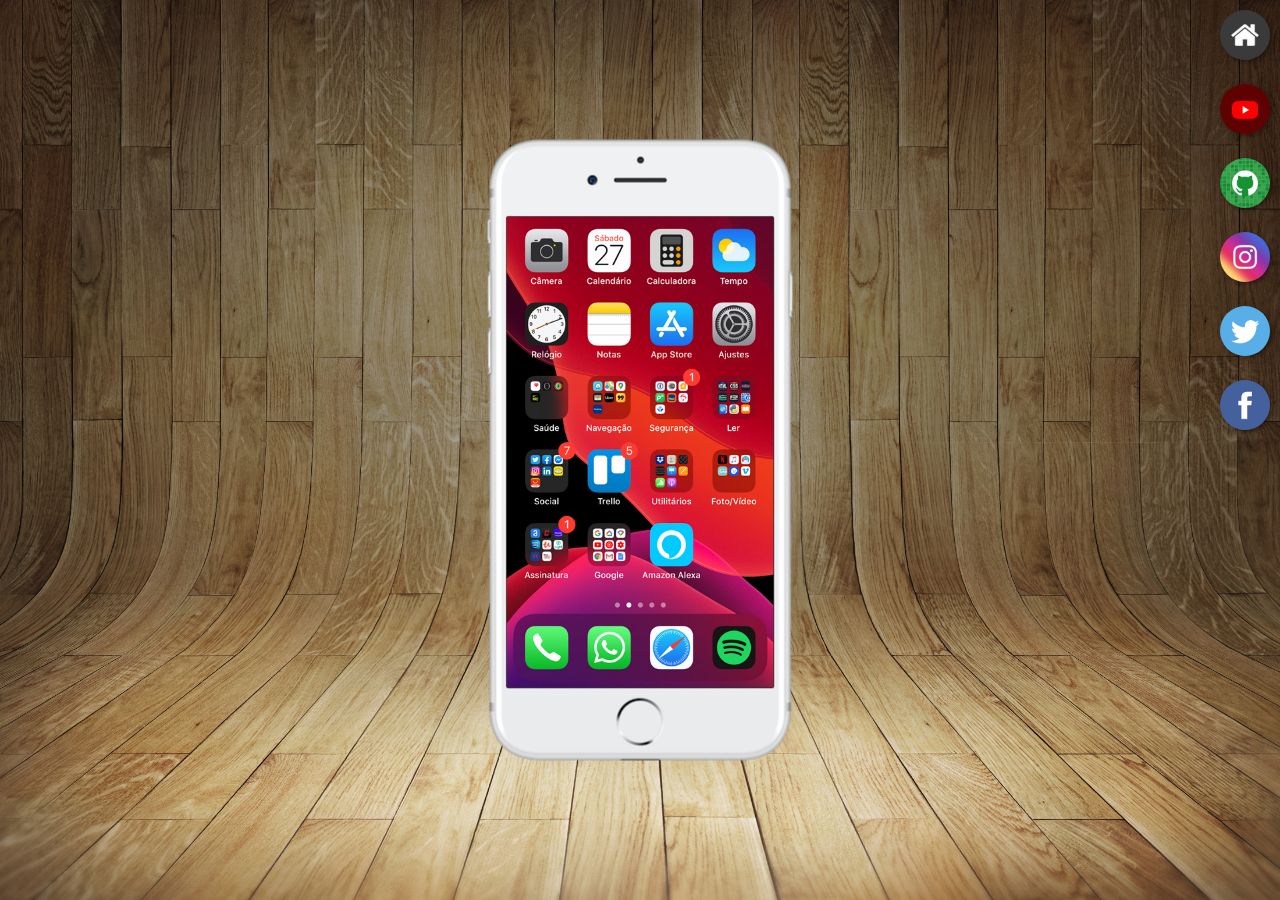
<file: index.html>
<!DOCTYPE html>
<html lang="pt-br">
<head>
    <meta charset="UTF-8">
    <meta name="viewport" content="width=device-width, initial-scale=1.0">
    <link rel="shortcut icon" href="favicon.ico" type="image/x-icon">
    <link rel="stylesheet" href="estilos/style.css">
    <title>Projeto Redes Sociais</title>
</head>
<body>
    <main>
        <section id="telefone">
            <iframe src="home.html" name="tela" id="tela" frameborder="0">
                Seu navegador não é compatível com isso.
            </iframe>
        </section>

        <section id="redes-sociais">
            <a href="home.html" target="tela"><img src="imagens/logo-home.jpg" alt="Home"></a><br>

            <a href="youtube.html" target="tela"><img src="imagens/logo-youtube.jpg" alt="Youtube"></a><br>

            <a href="github.html" target="tela"><img src="imagens/logo-github.jpg" alt="Github"></a><br>

            <a href="instagram.html" target="tela"><img src="imagens/logo-instagram.jpg" alt="Instagram"></a><br>

            <a href="twitter.html" target="tela"><img src="imagens/logo-twitter.jpg" alt="Twitter"></a><br>

            <a href="facebook.html" target="tela"><img src="imagens/logo-facebook.jpg" alt="Facebook"></a>
        </section>
    </main>   
</body>
</html>
</file>
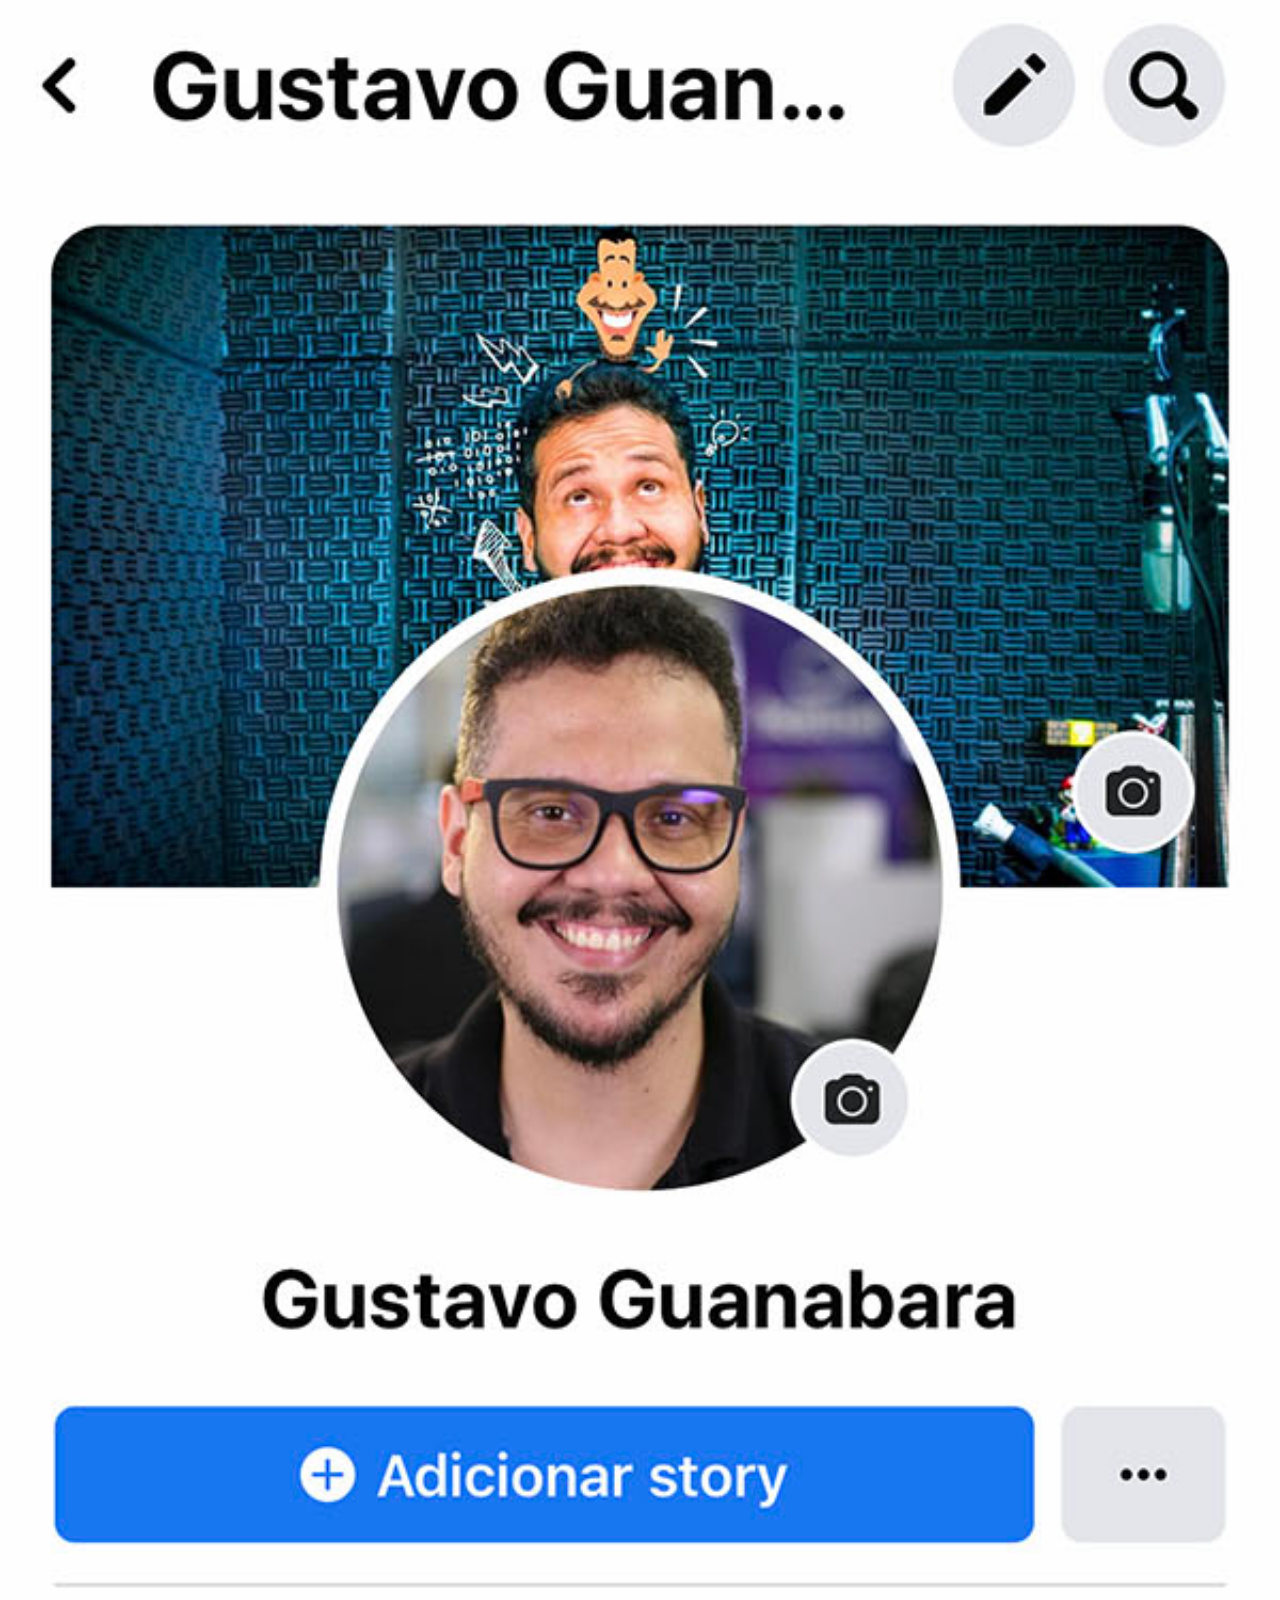
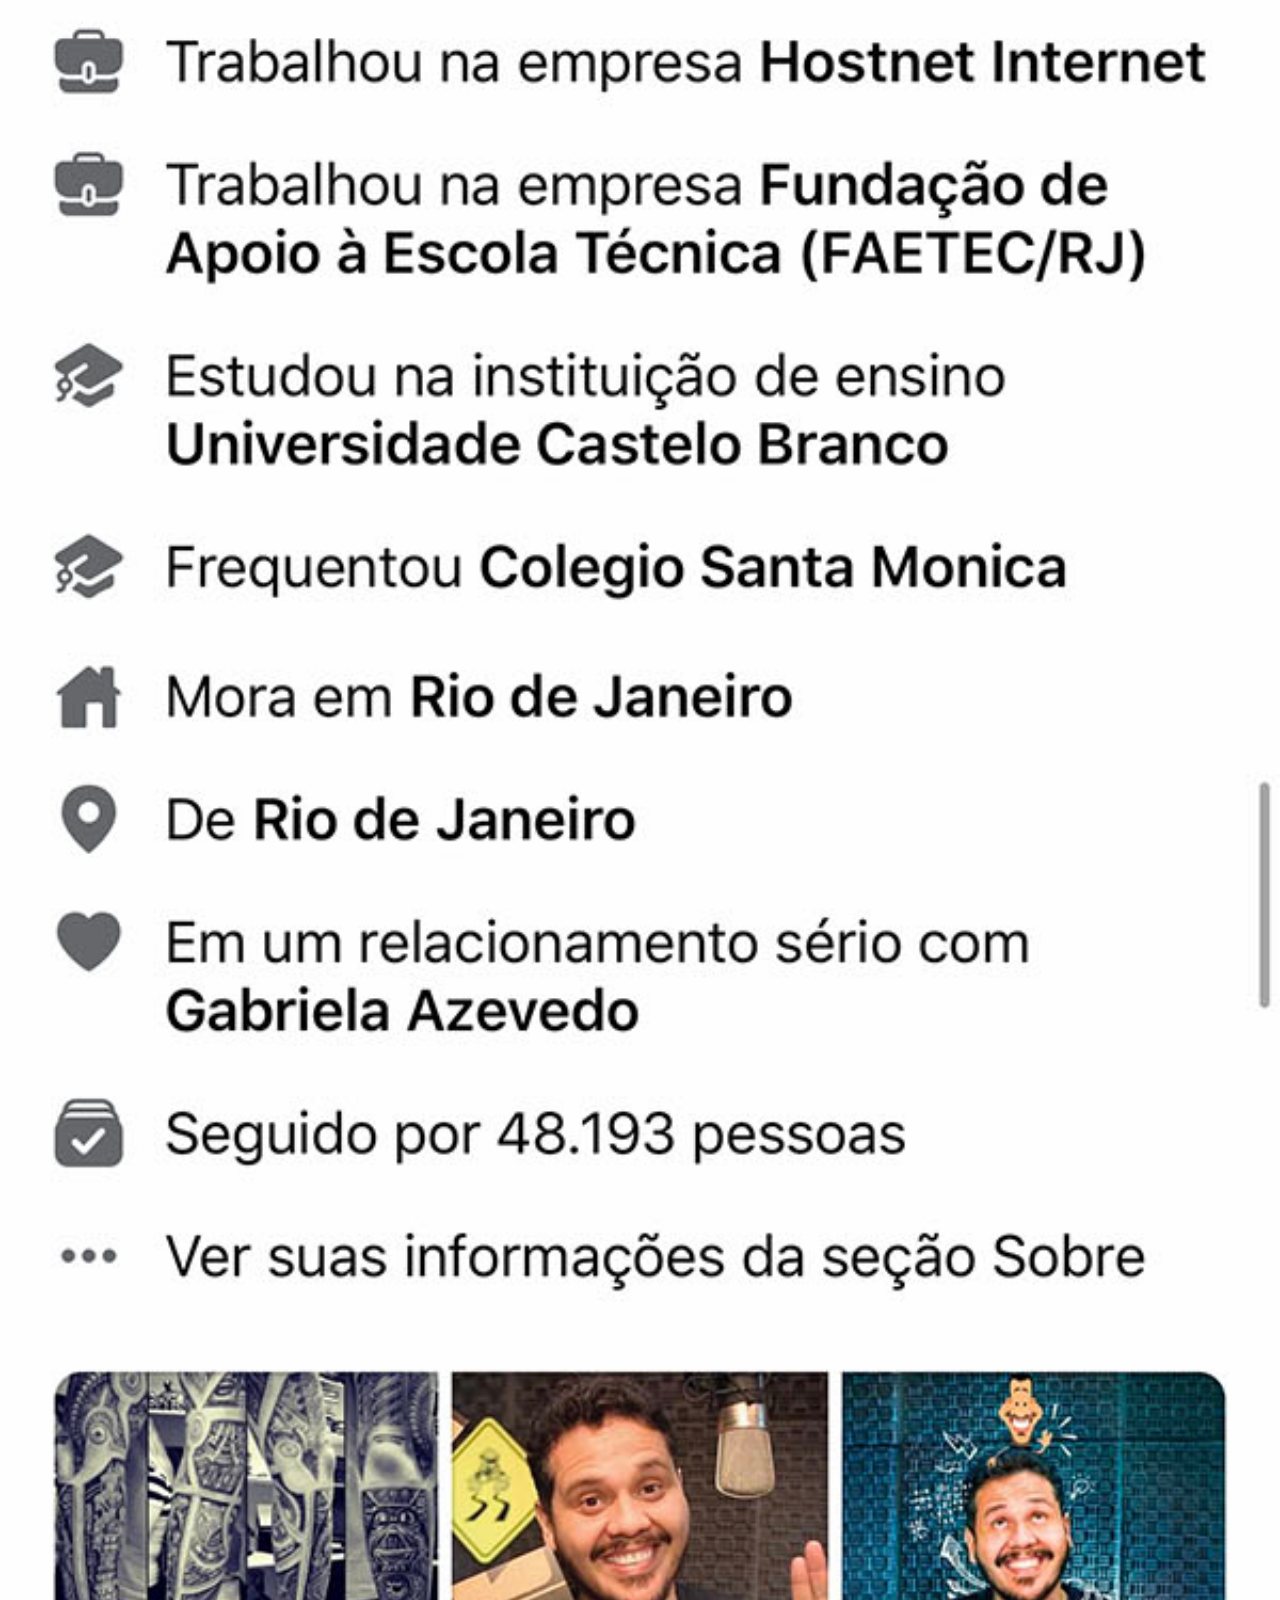
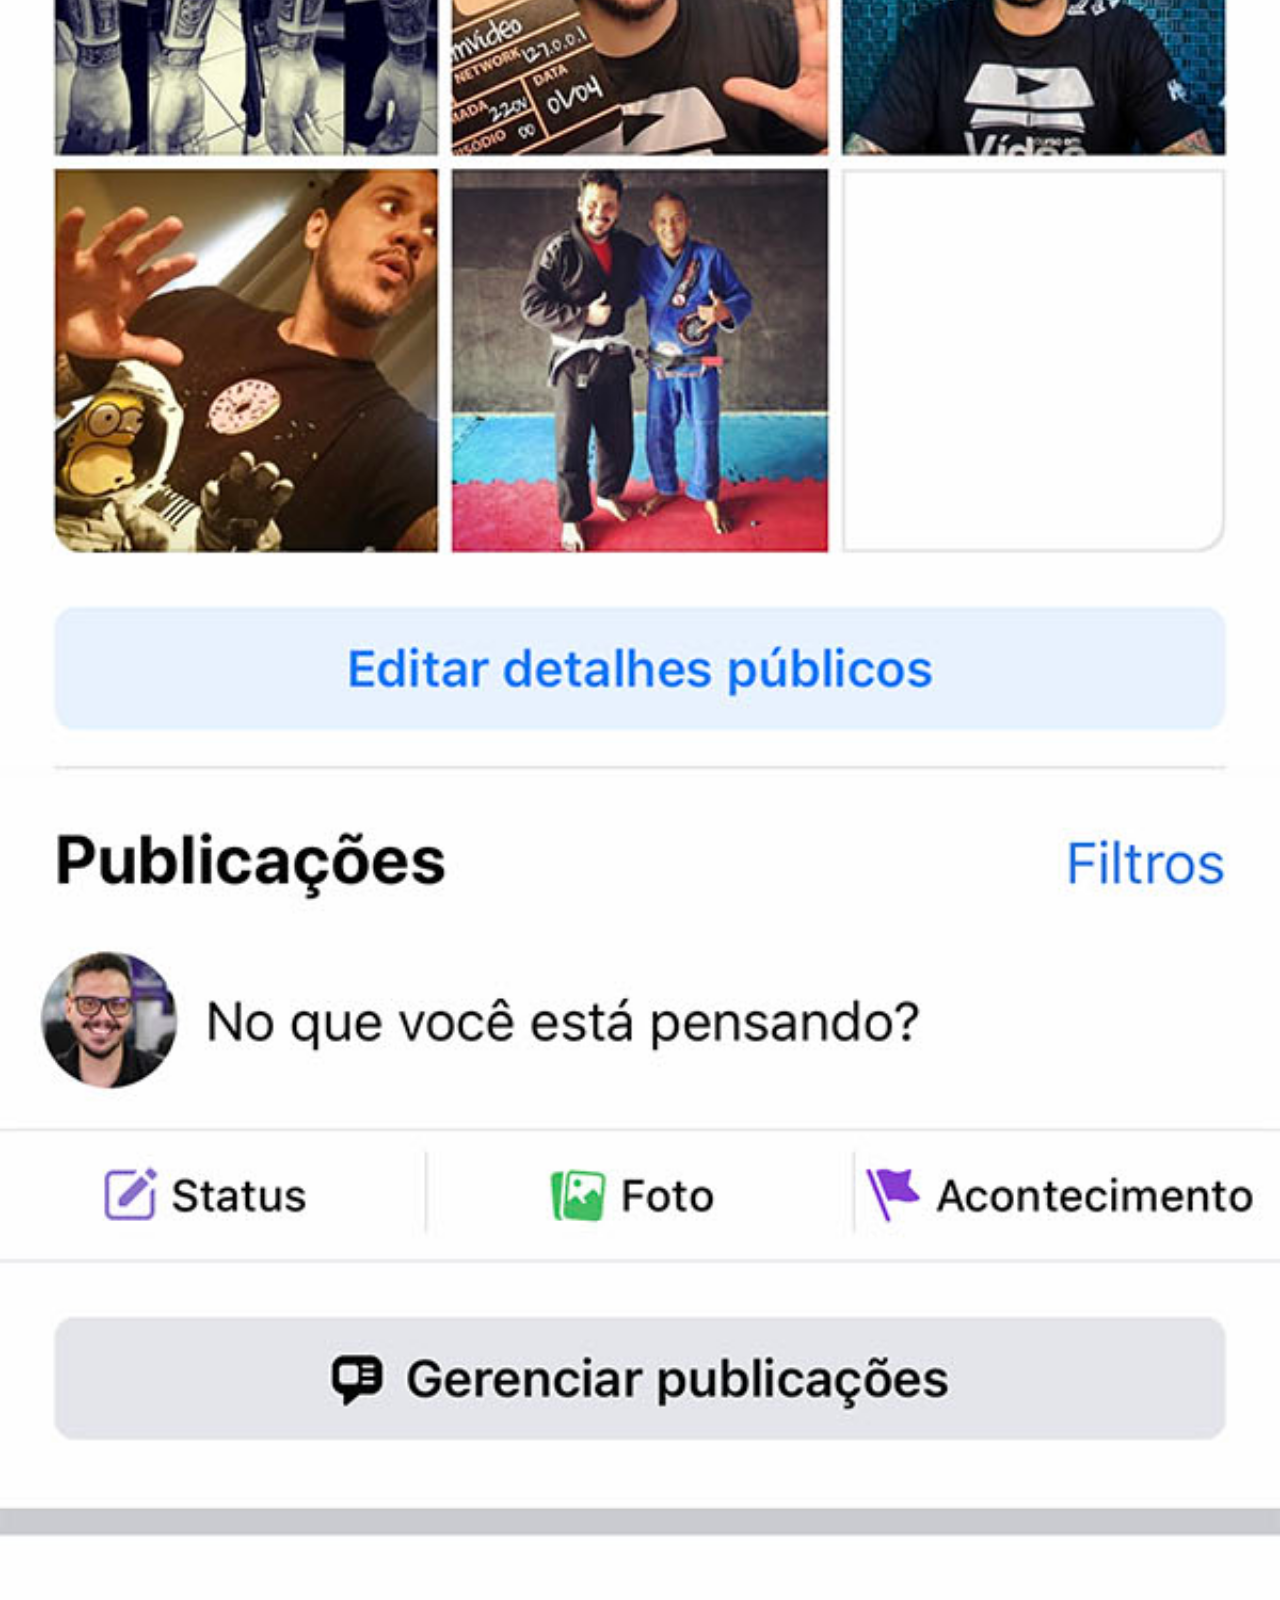
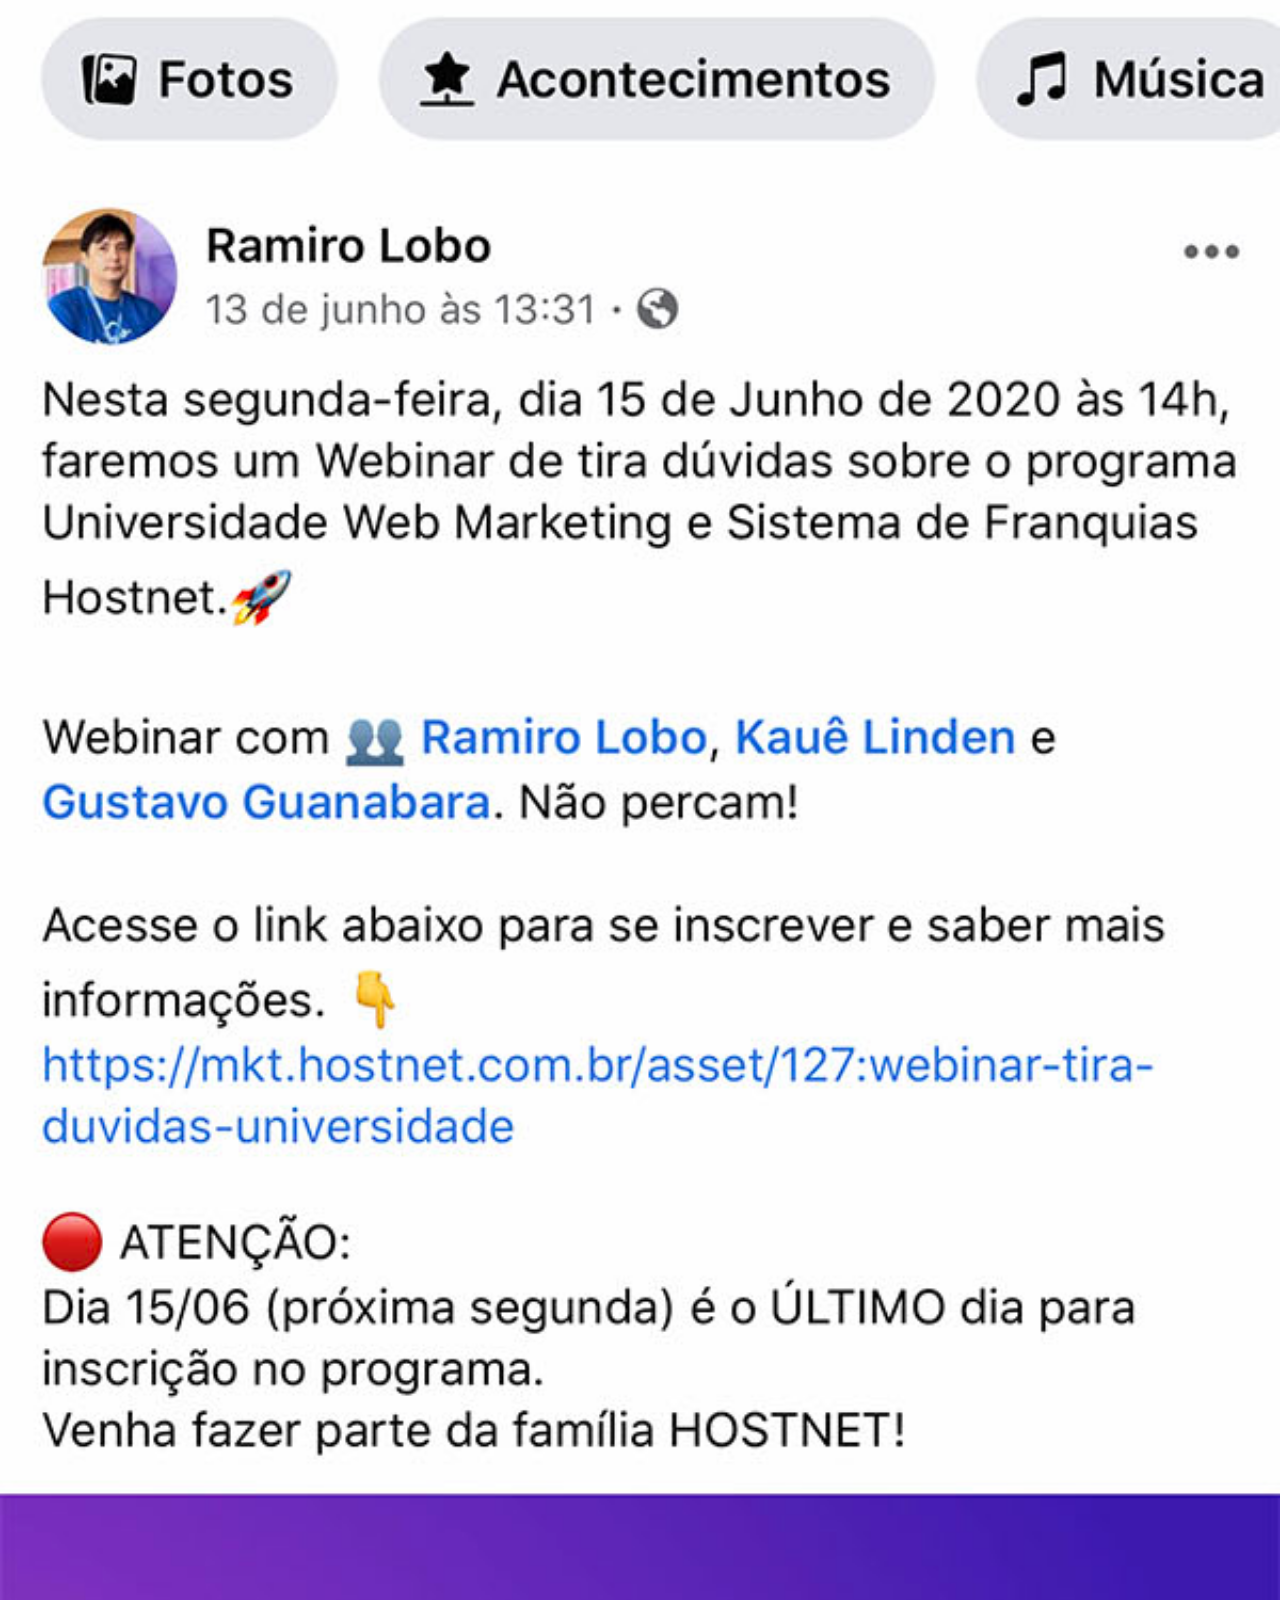
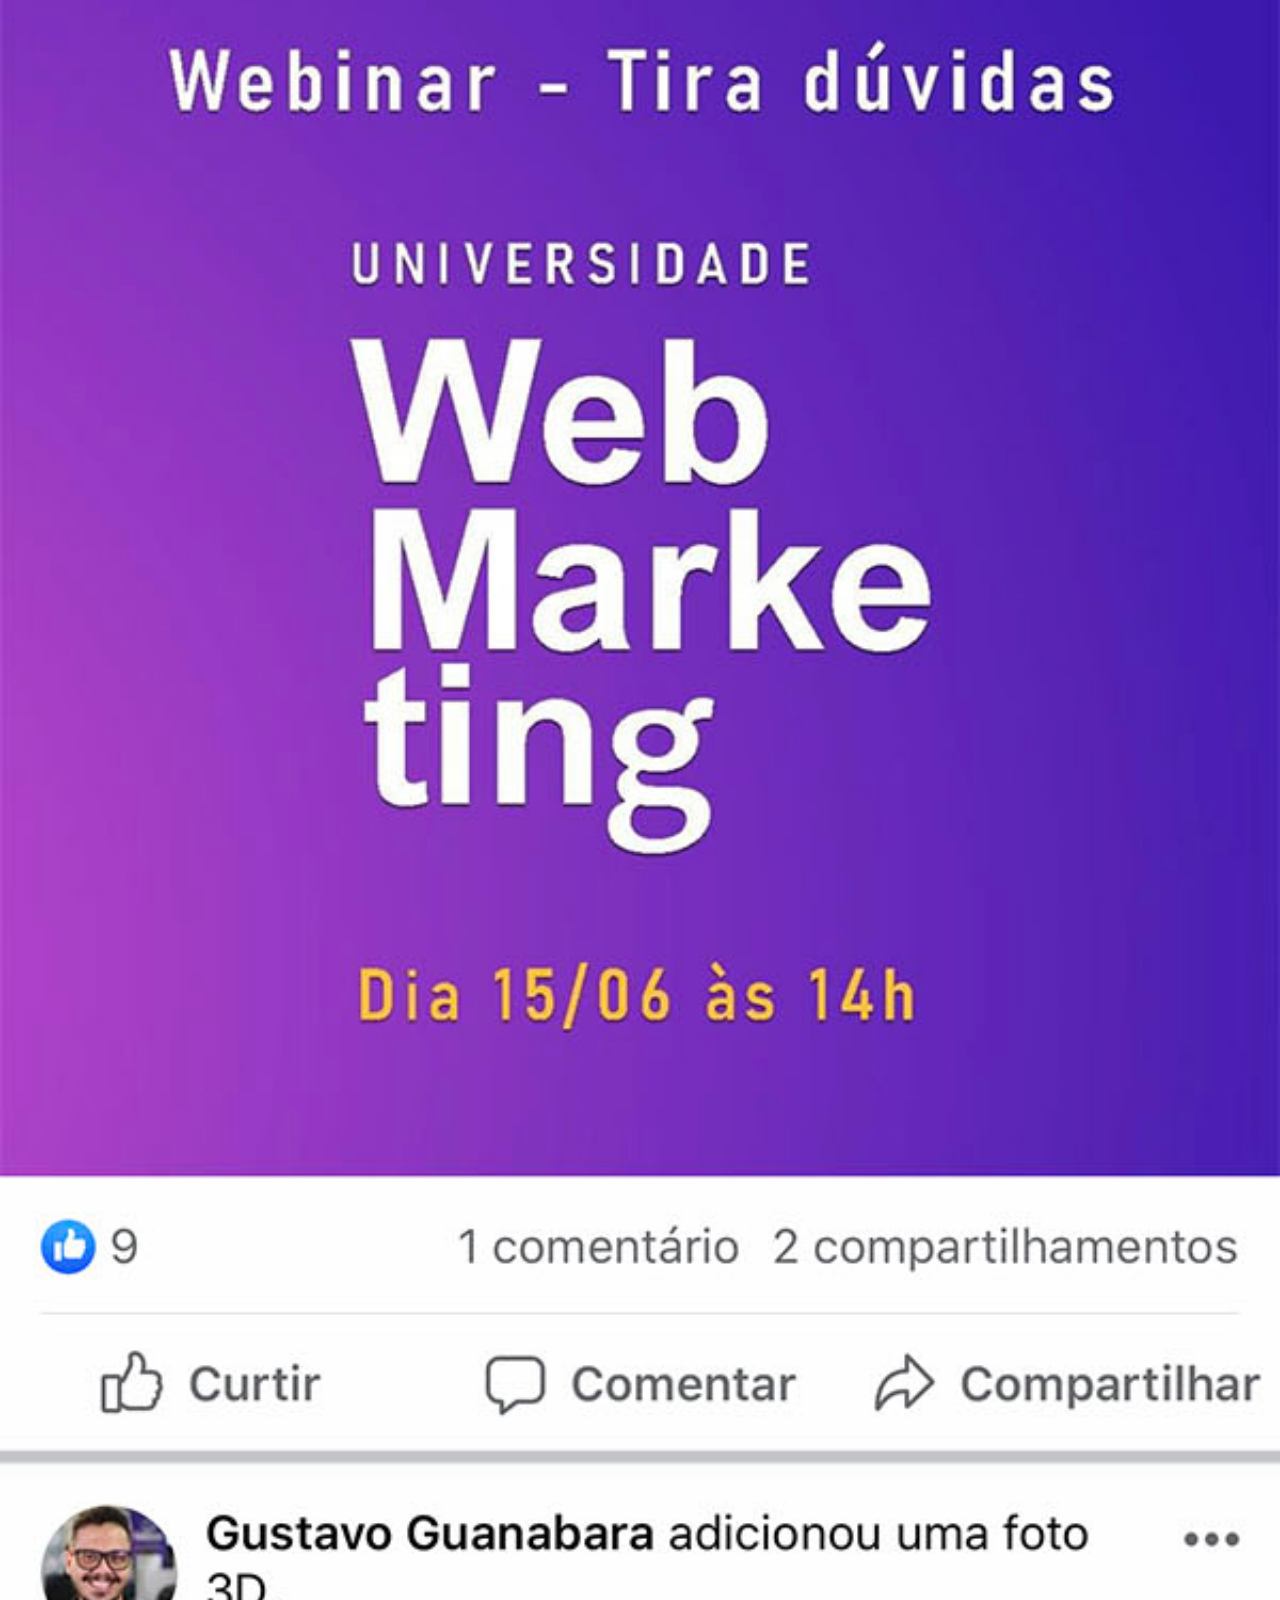
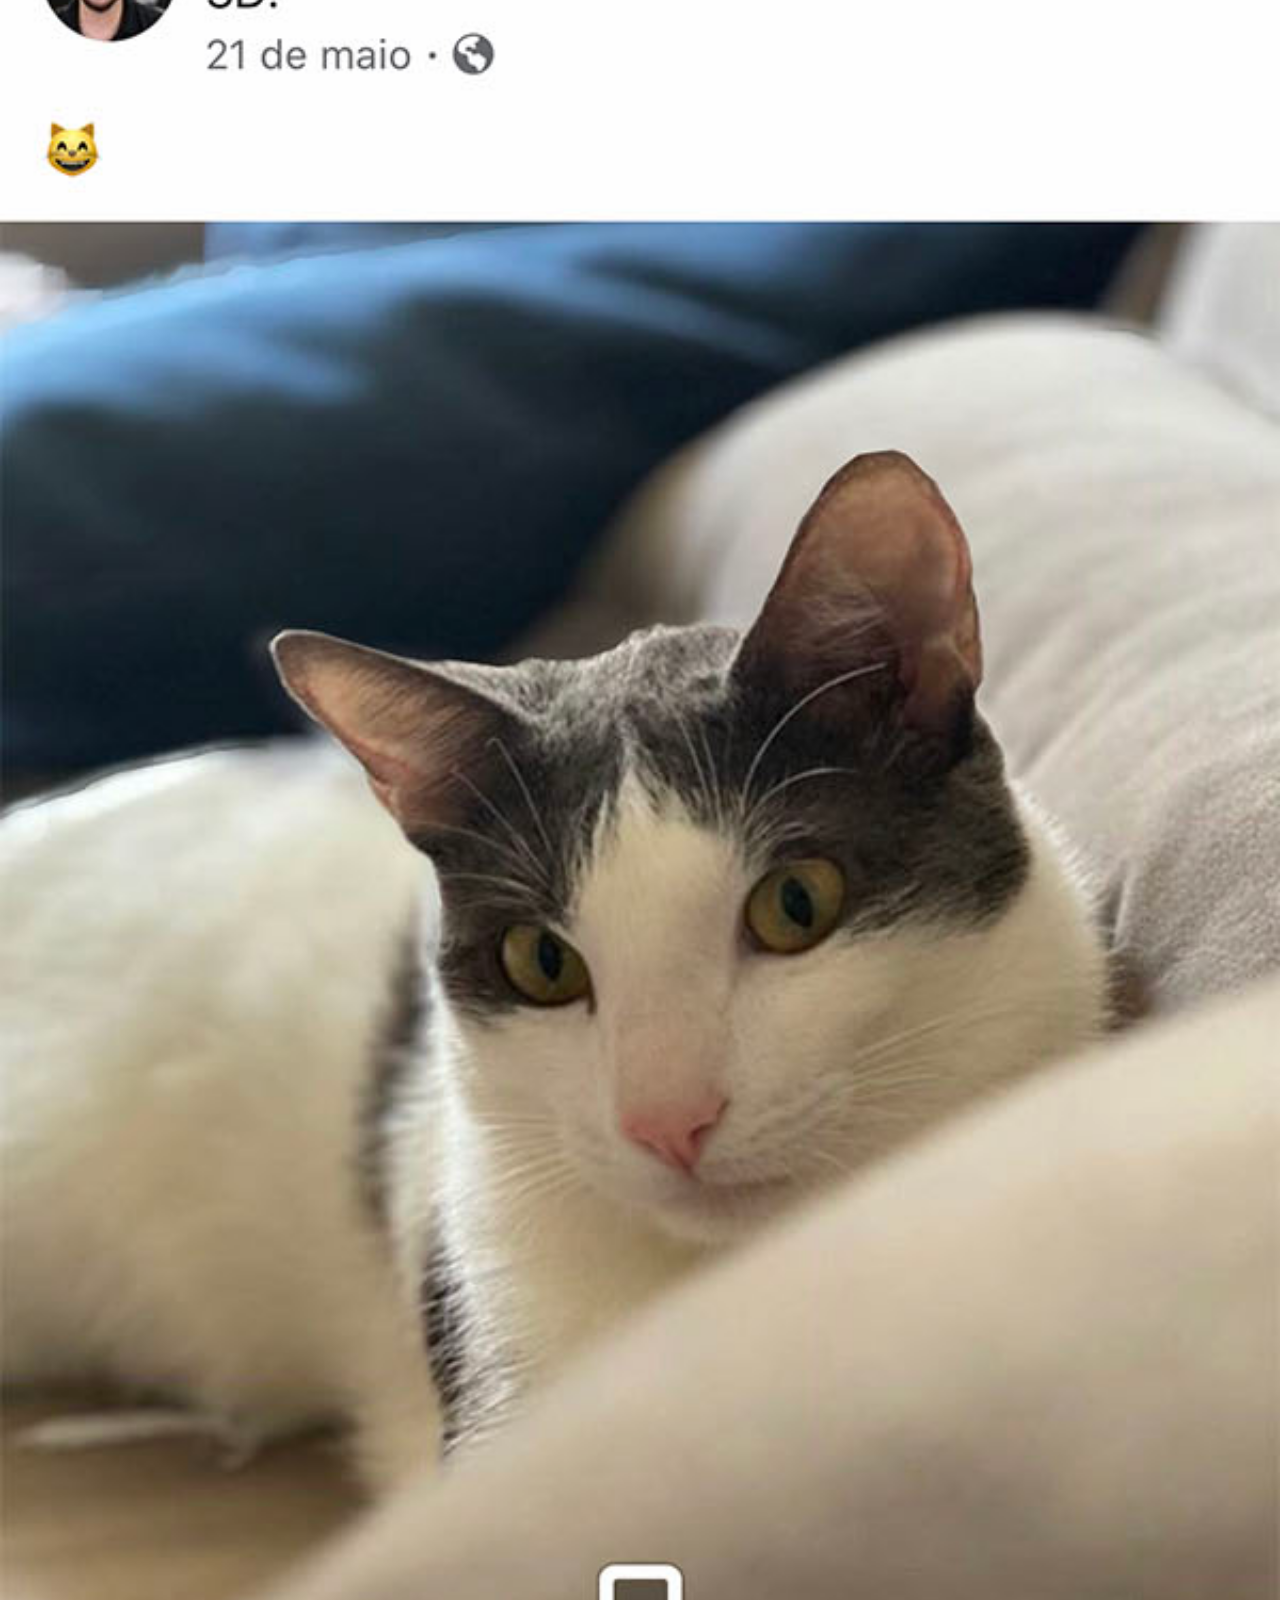
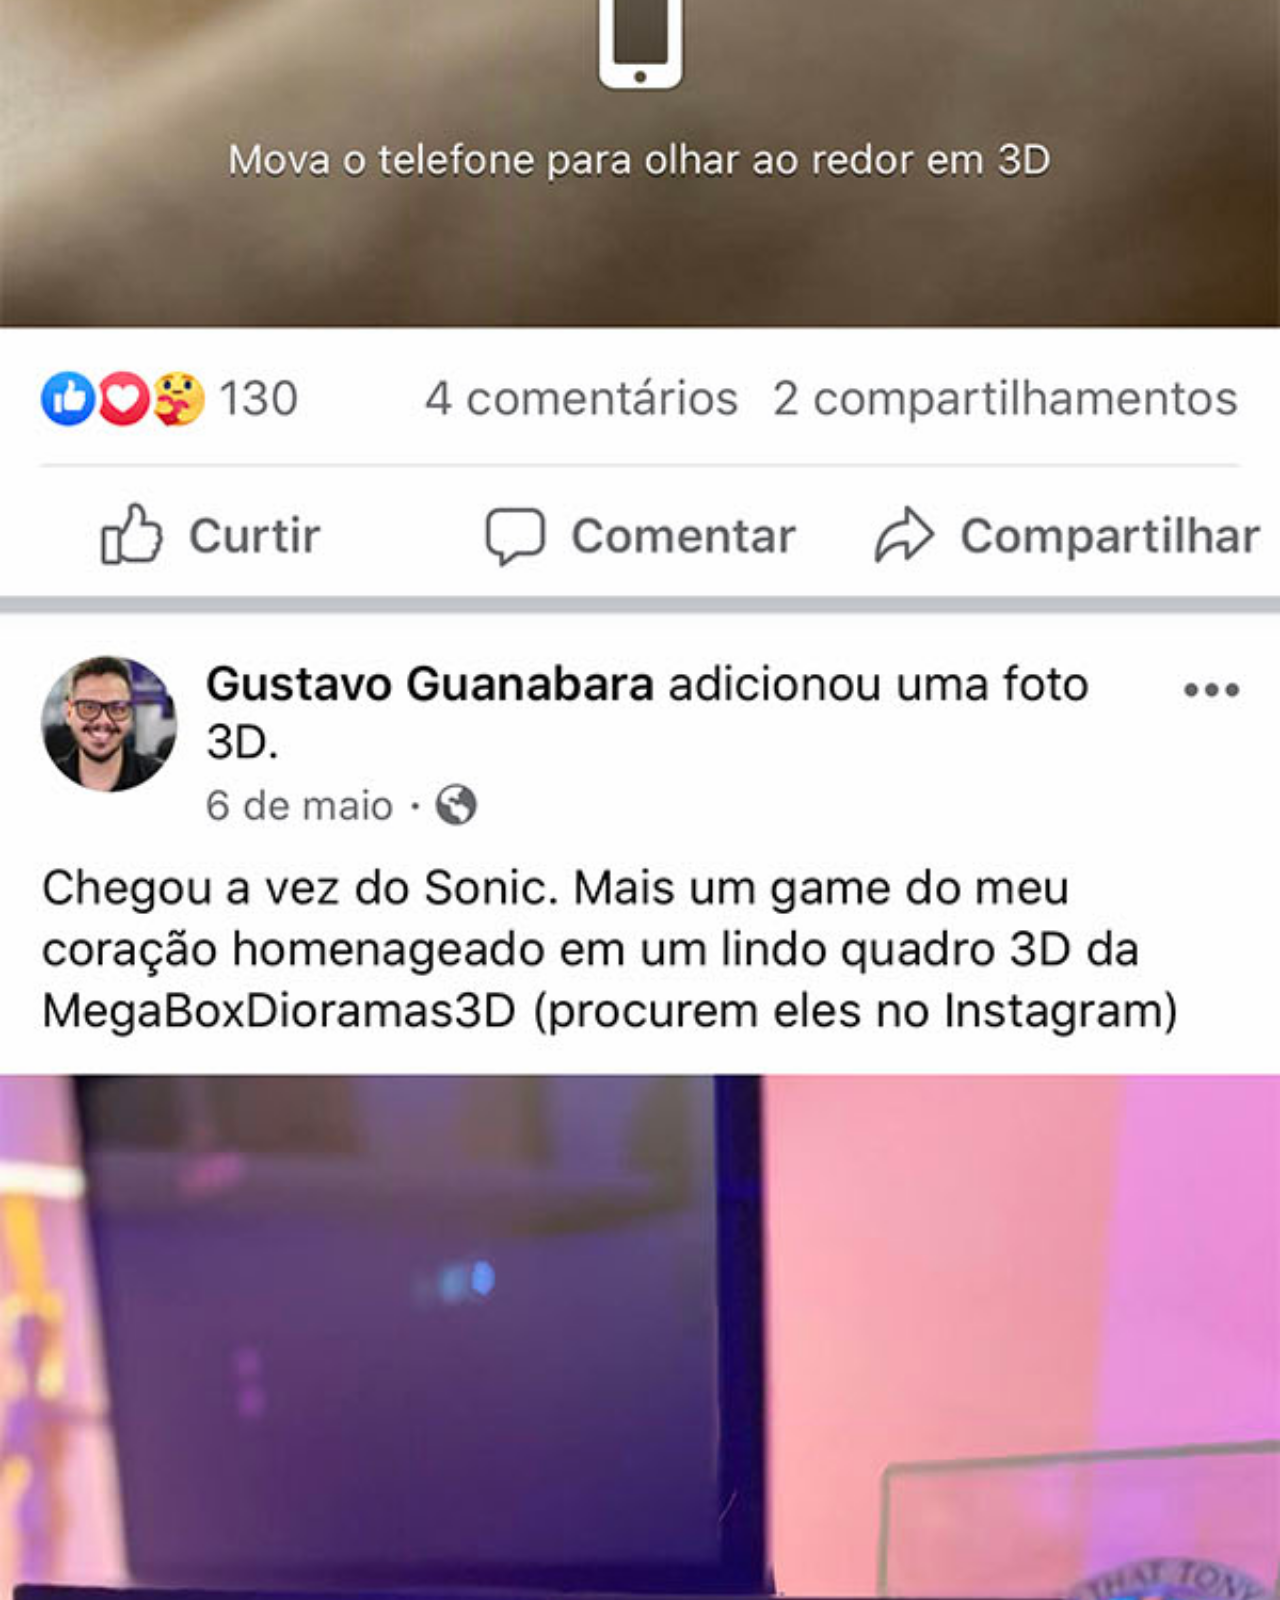
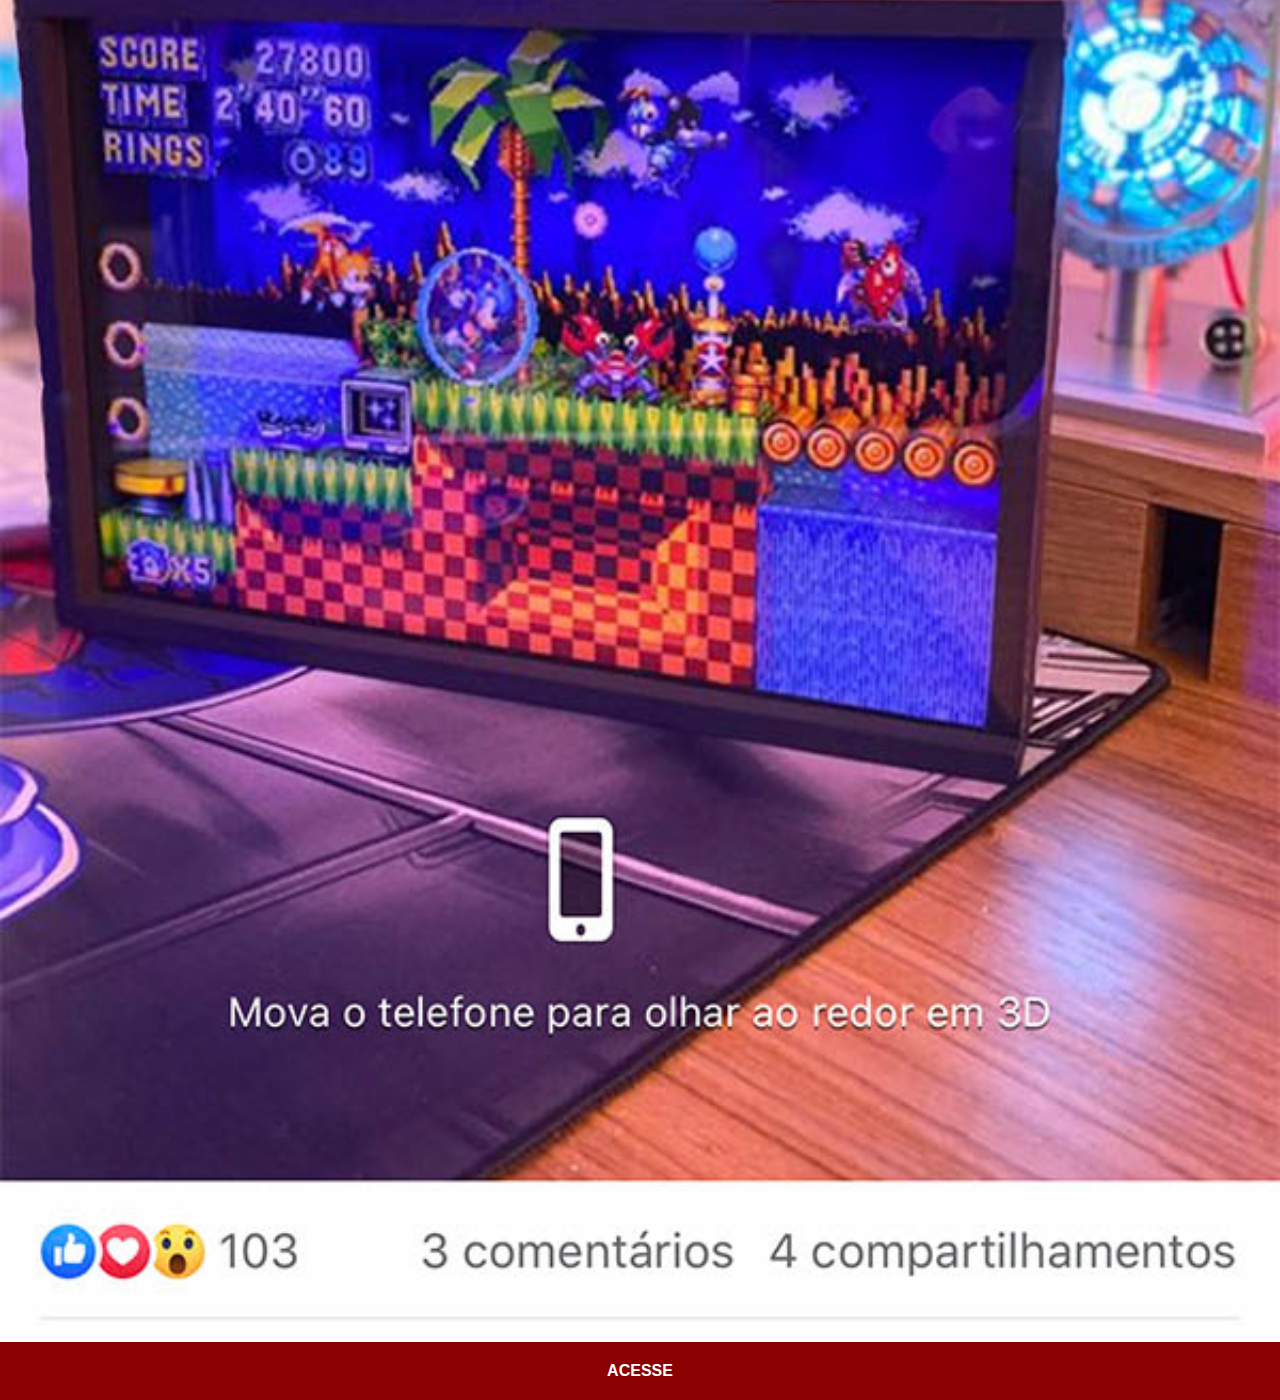
<file: facebook.html>
<!DOCTYPE html>
<html lang="pt-br">
<head>
    <meta charset="UTF-8">
    <meta http-equiv="X-UA-Compatible" content="IE=edge">
    <meta name="viewport" content="width=device-width, initial-scale=1.0">
    <title>Facebook</title>
    <link rel="stylesheet" href="estilos/social.css">
</head>
<body>
    <img src="imagens/tela-facebook.jpg" alt="Facebook">
    <a href="https://pt-br.facebook.com/gustavoguanabara/" target="_blank">ACESSE</a>
</body>
</html>
</file>
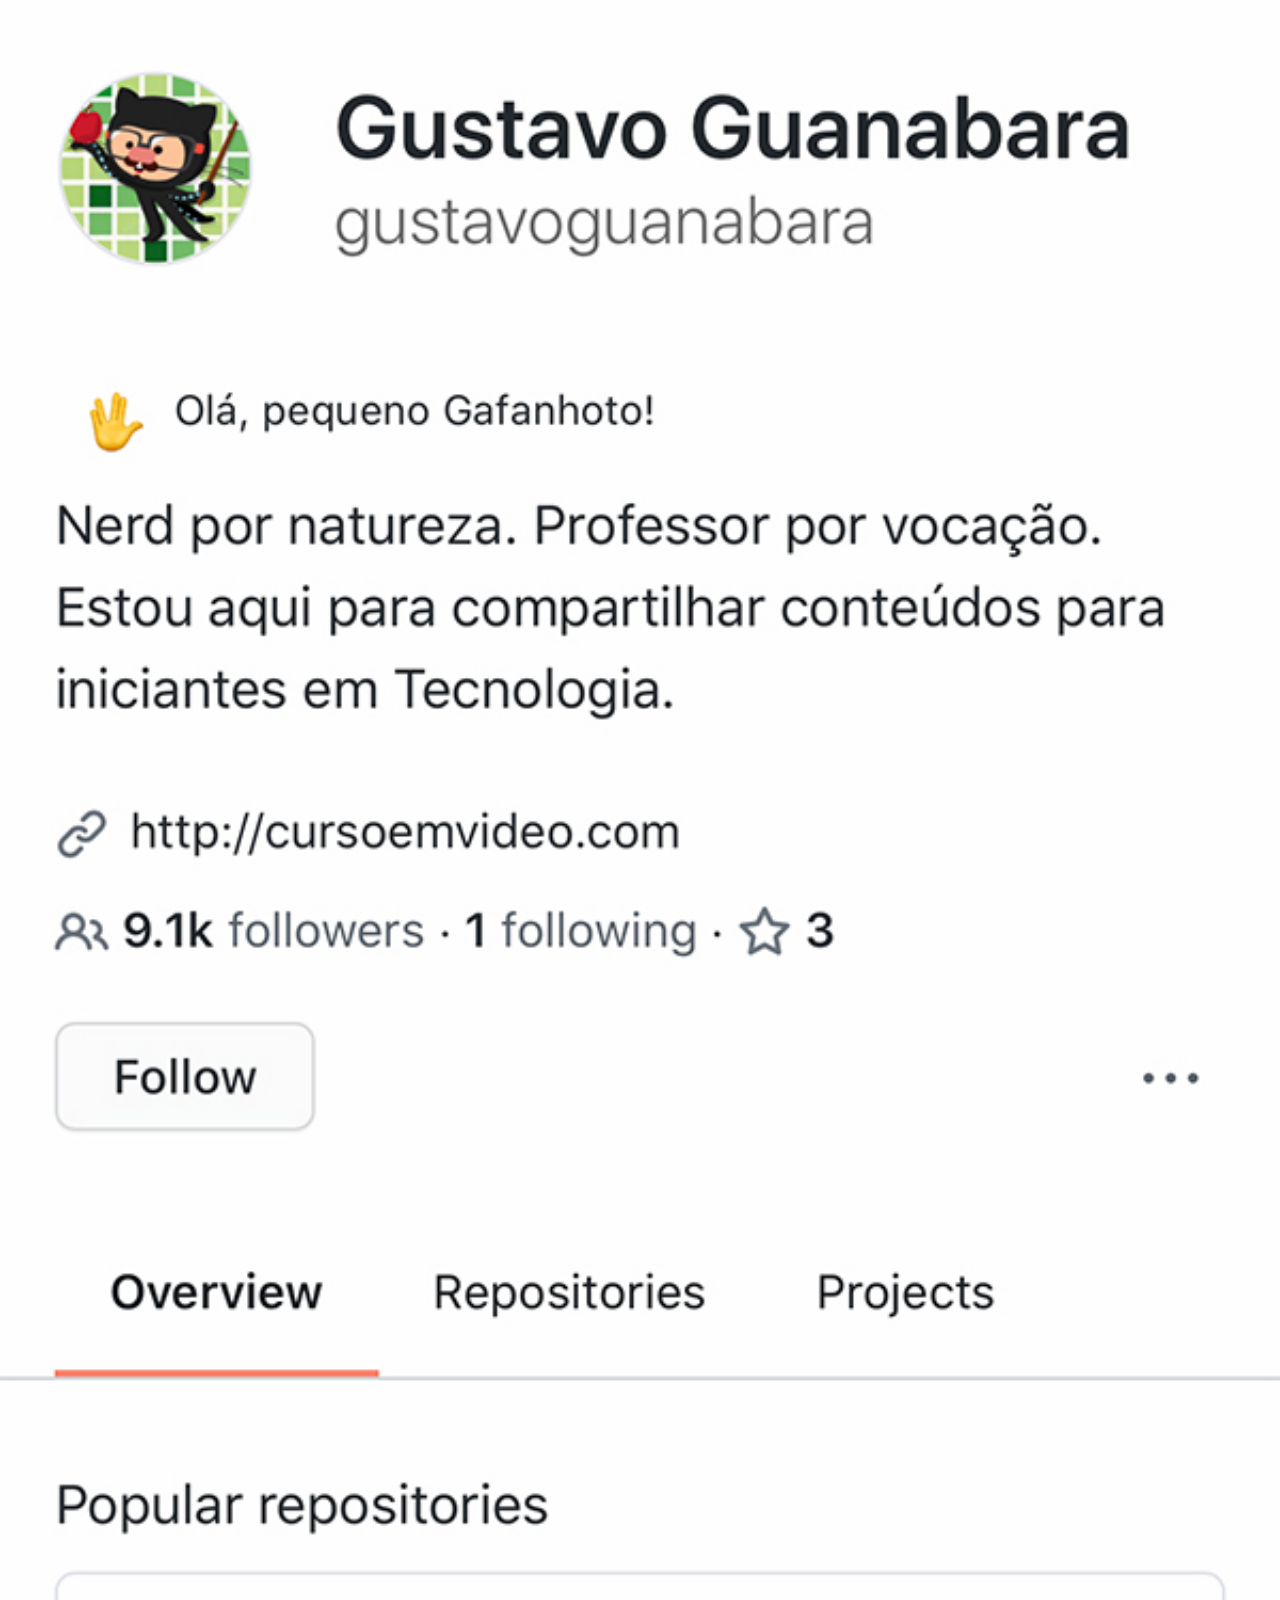
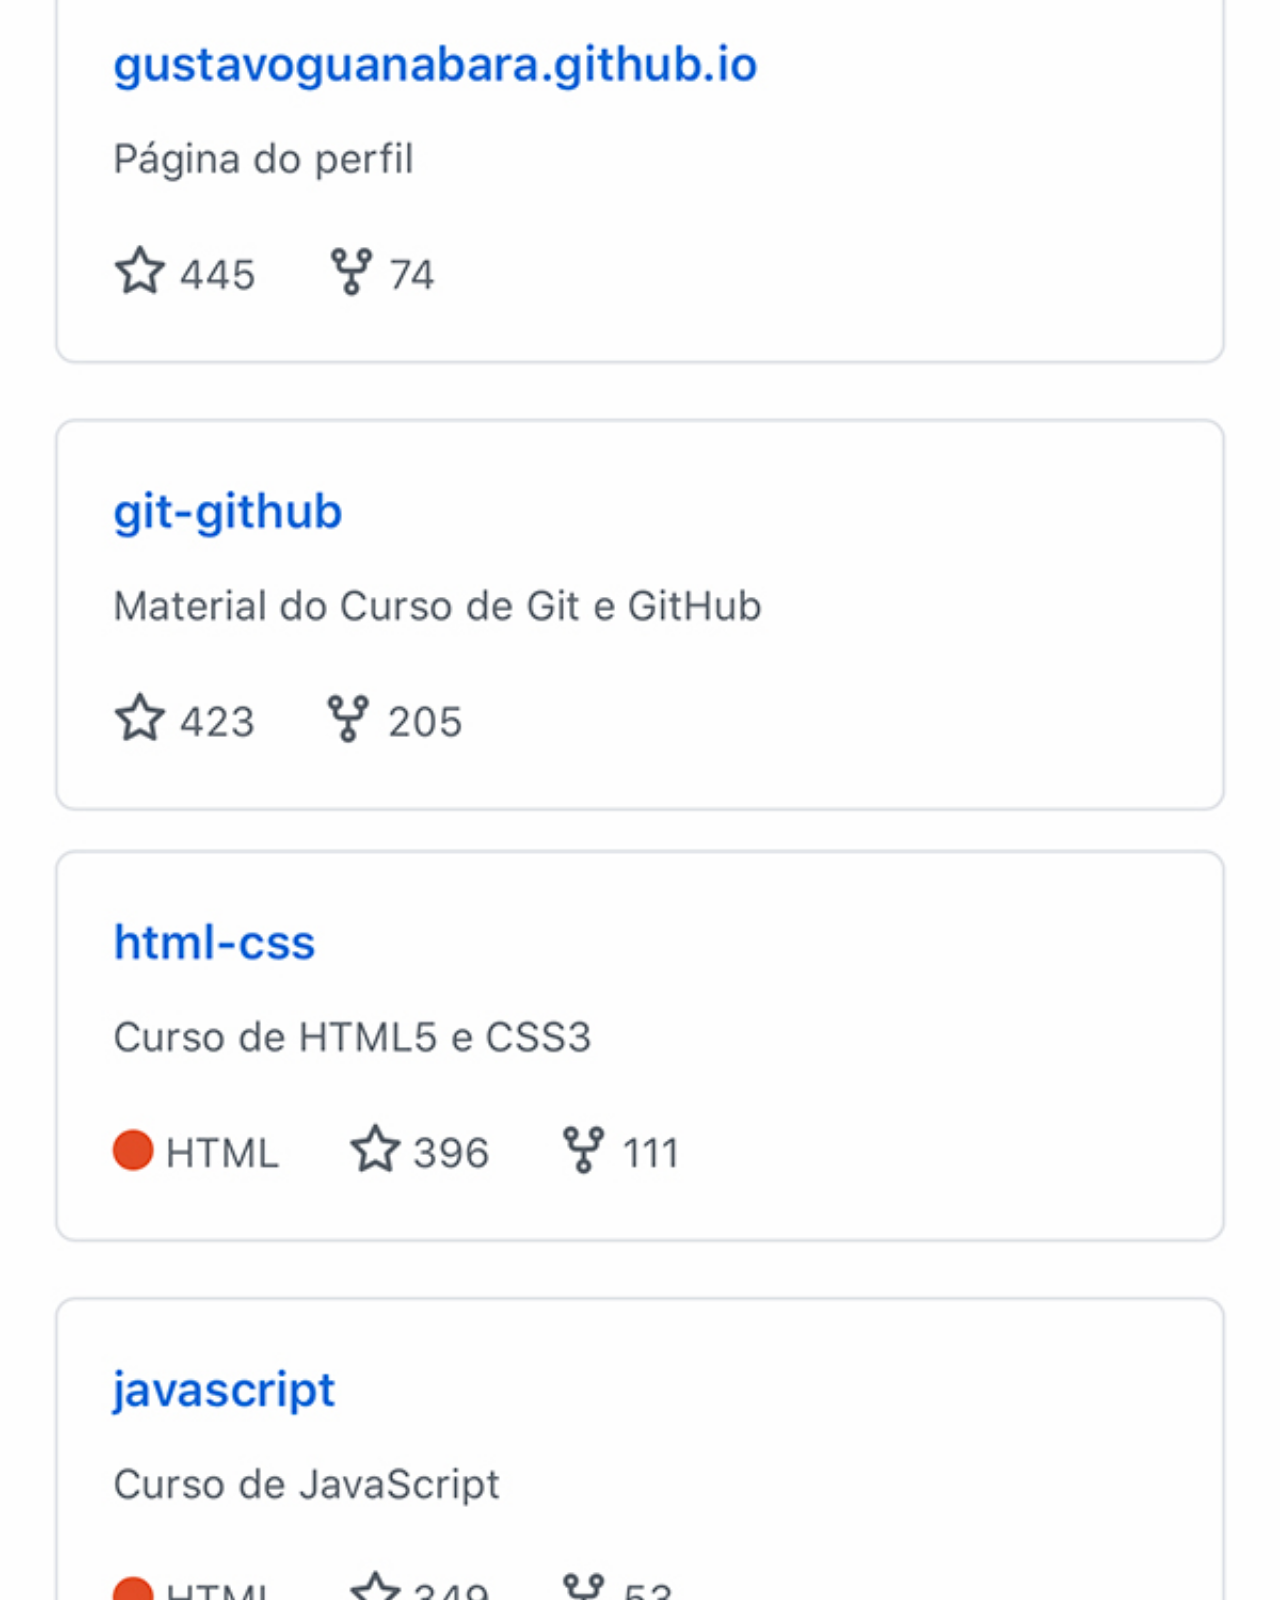
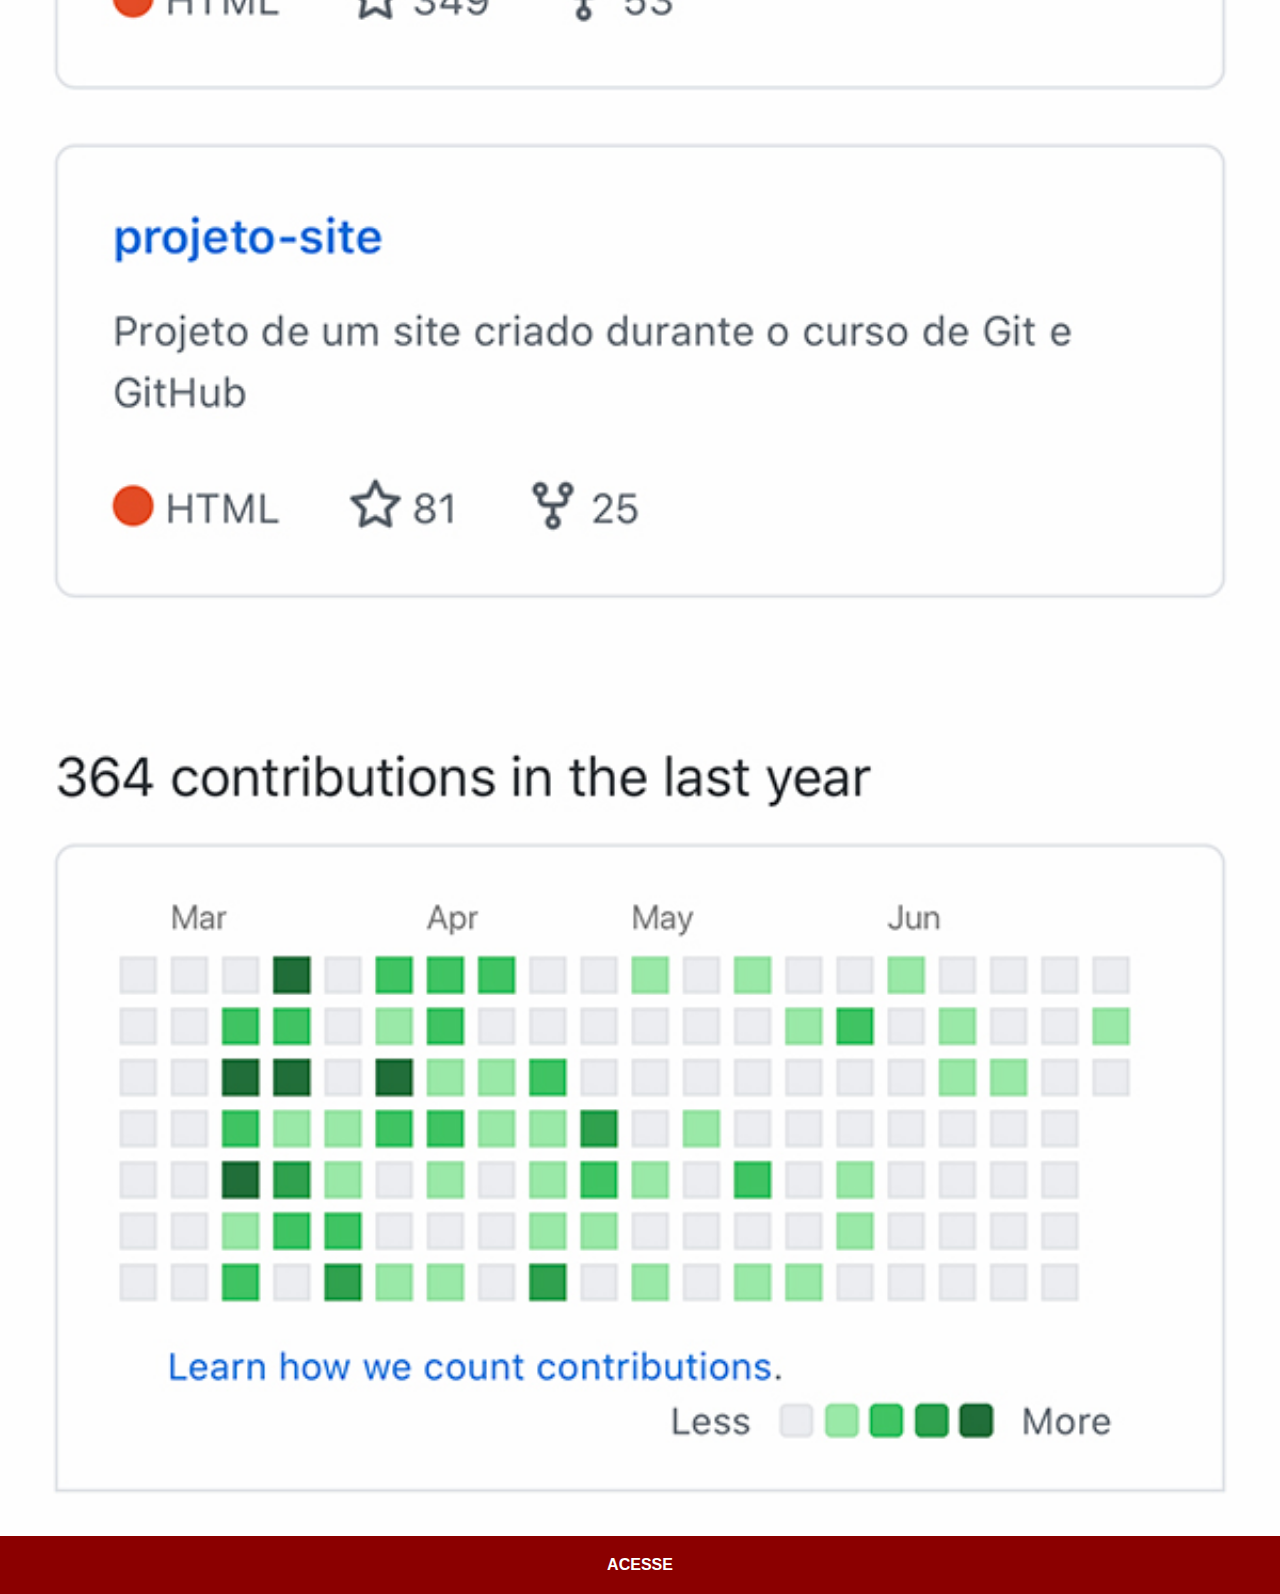
<file: github.html>
<!DOCTYPE html>
<html lang="pt-br">
<head>
    <meta charset="UTF-8">
    <meta http-equiv="X-UA-Compatible" content="IE=edge">
    <meta name="viewport" content="width=device-width, initial-scale=1.0">
    <title>GitHub</title>
    <link rel="stylesheet" href="estilos/social.css">
</head>
<body>
    <img src="imagens/tela-github.jpg" alt="GitHub">
    <a href="https://github.com/gustavoguanabara" target="_blank">ACESSE</a>
</body>
</html>
</file>
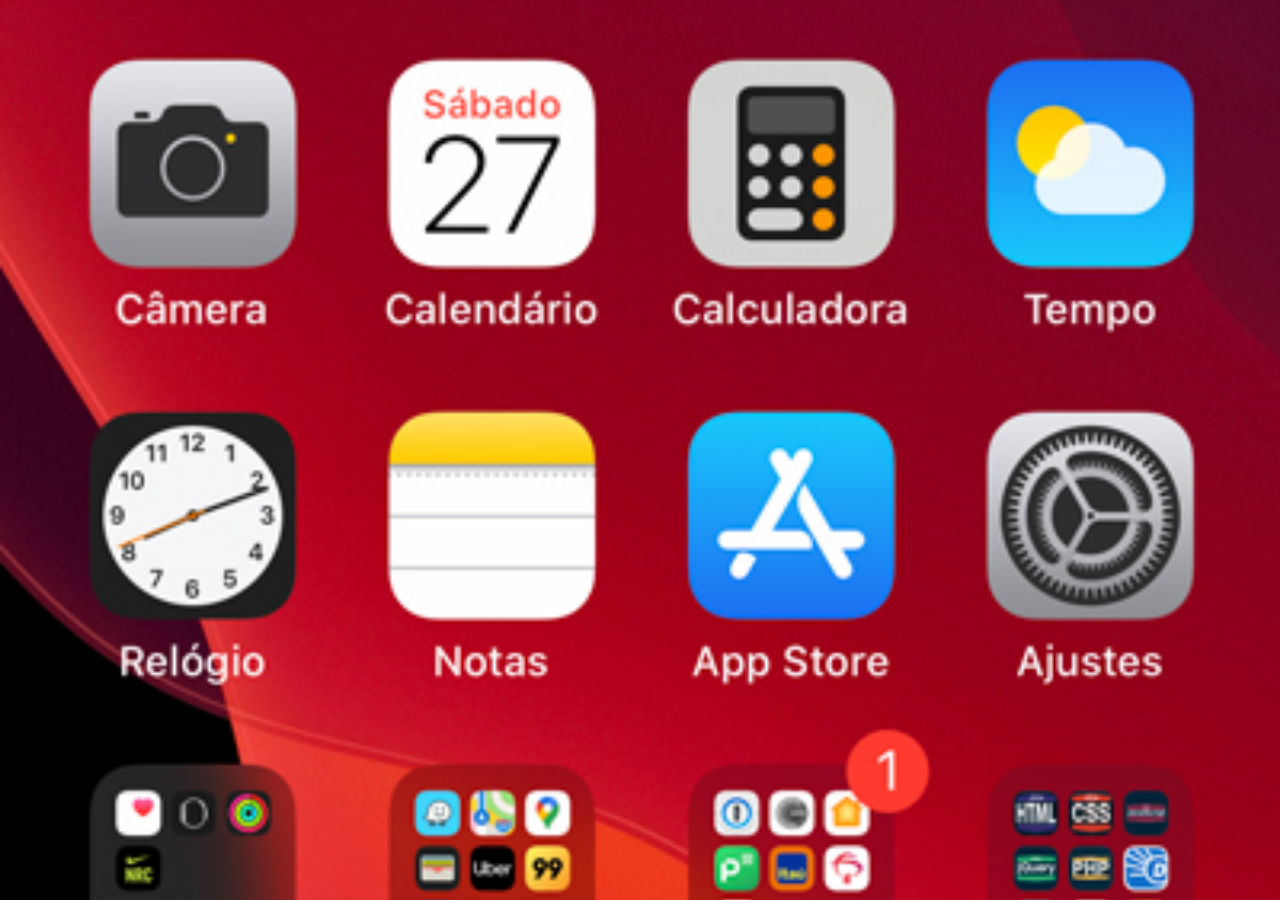
<file: home.html>
<!DOCTYPE html>
<html lang="pt-br">
<head>
    <meta charset="UTF-8">
    <meta http-equiv="X-UA-Compatible" content="IE=edge">
    <meta name="viewport" content="width=device-width, initial-scale=1.0">
    <title>Home</title>
    
</head>
<style>
    * {
        margin: 0px;
        padding: 0px;
    }

    body {
        width: 100vw;
        height: 100vh;
        background: black url(imagens/tela-home.jpg) no-repeat top center;
        background-size: cover;
    }
</style>
<body>
    
</body>
</html>
</file>
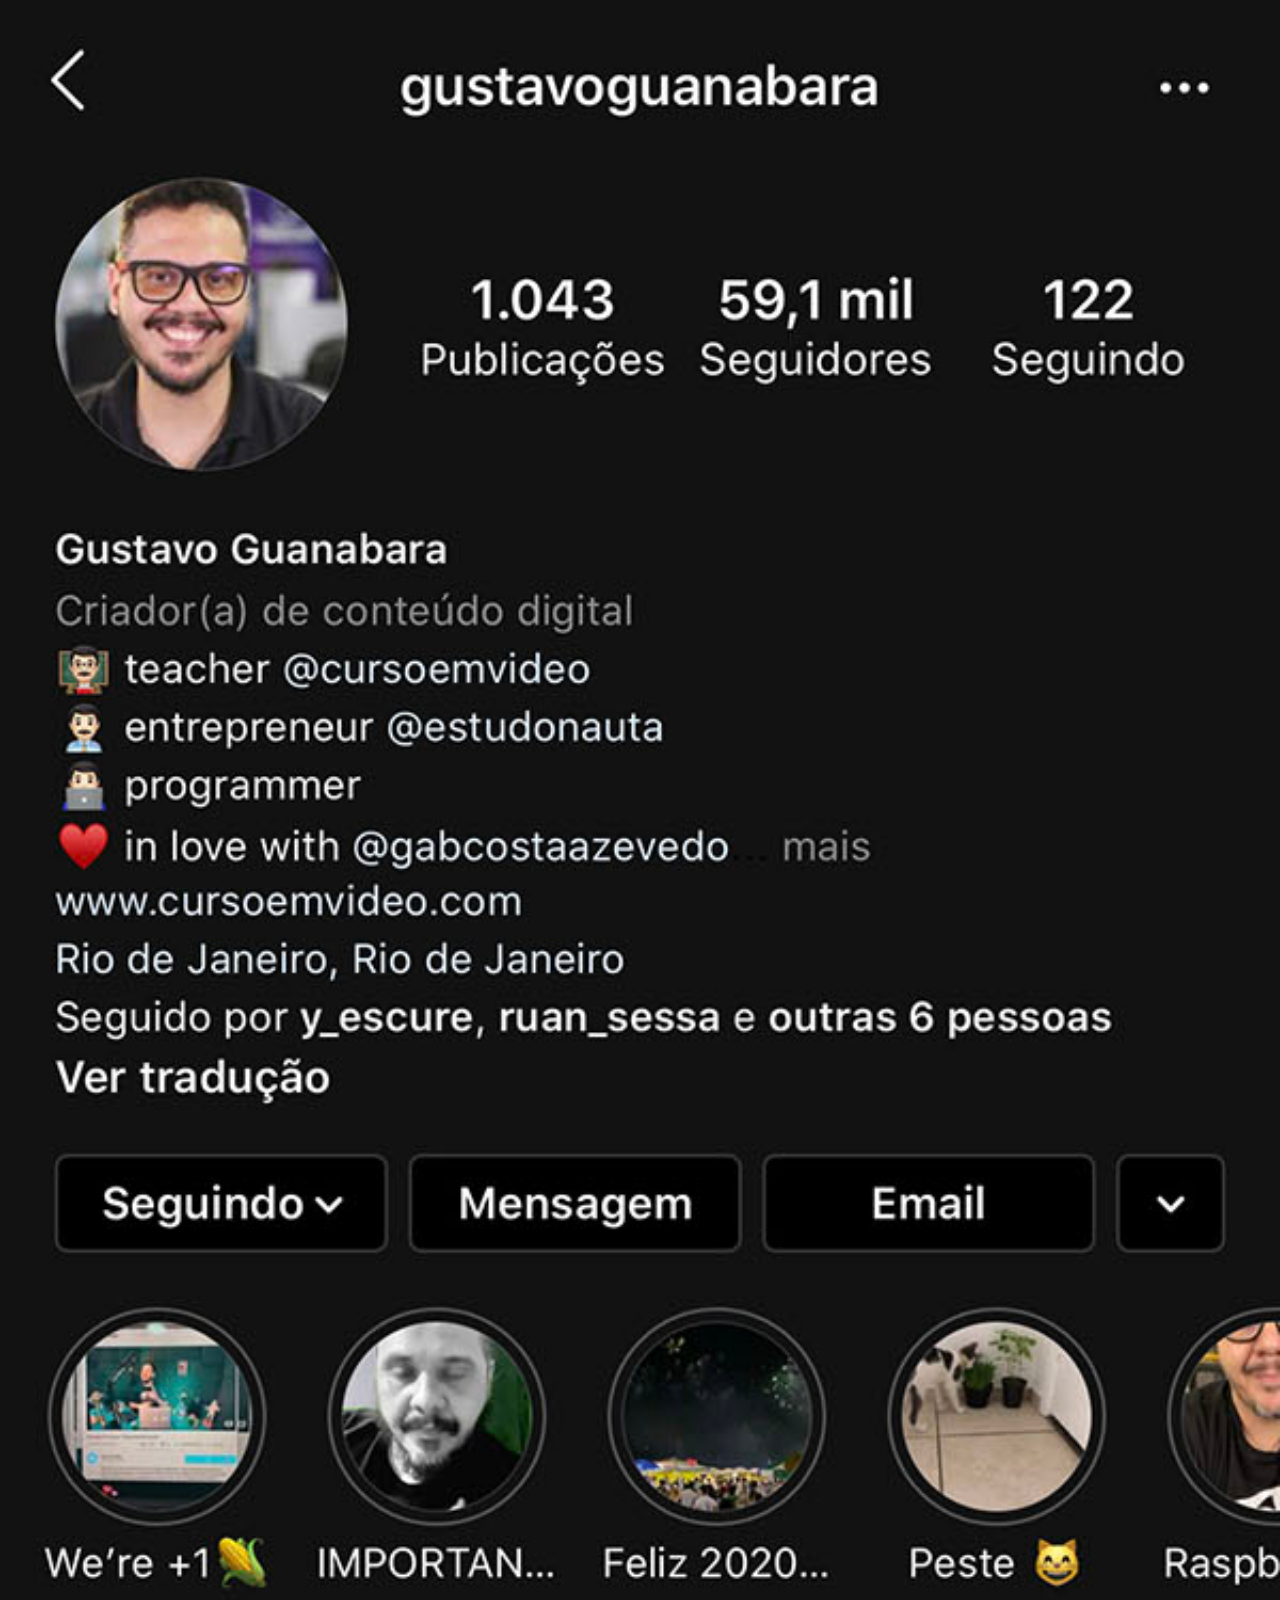
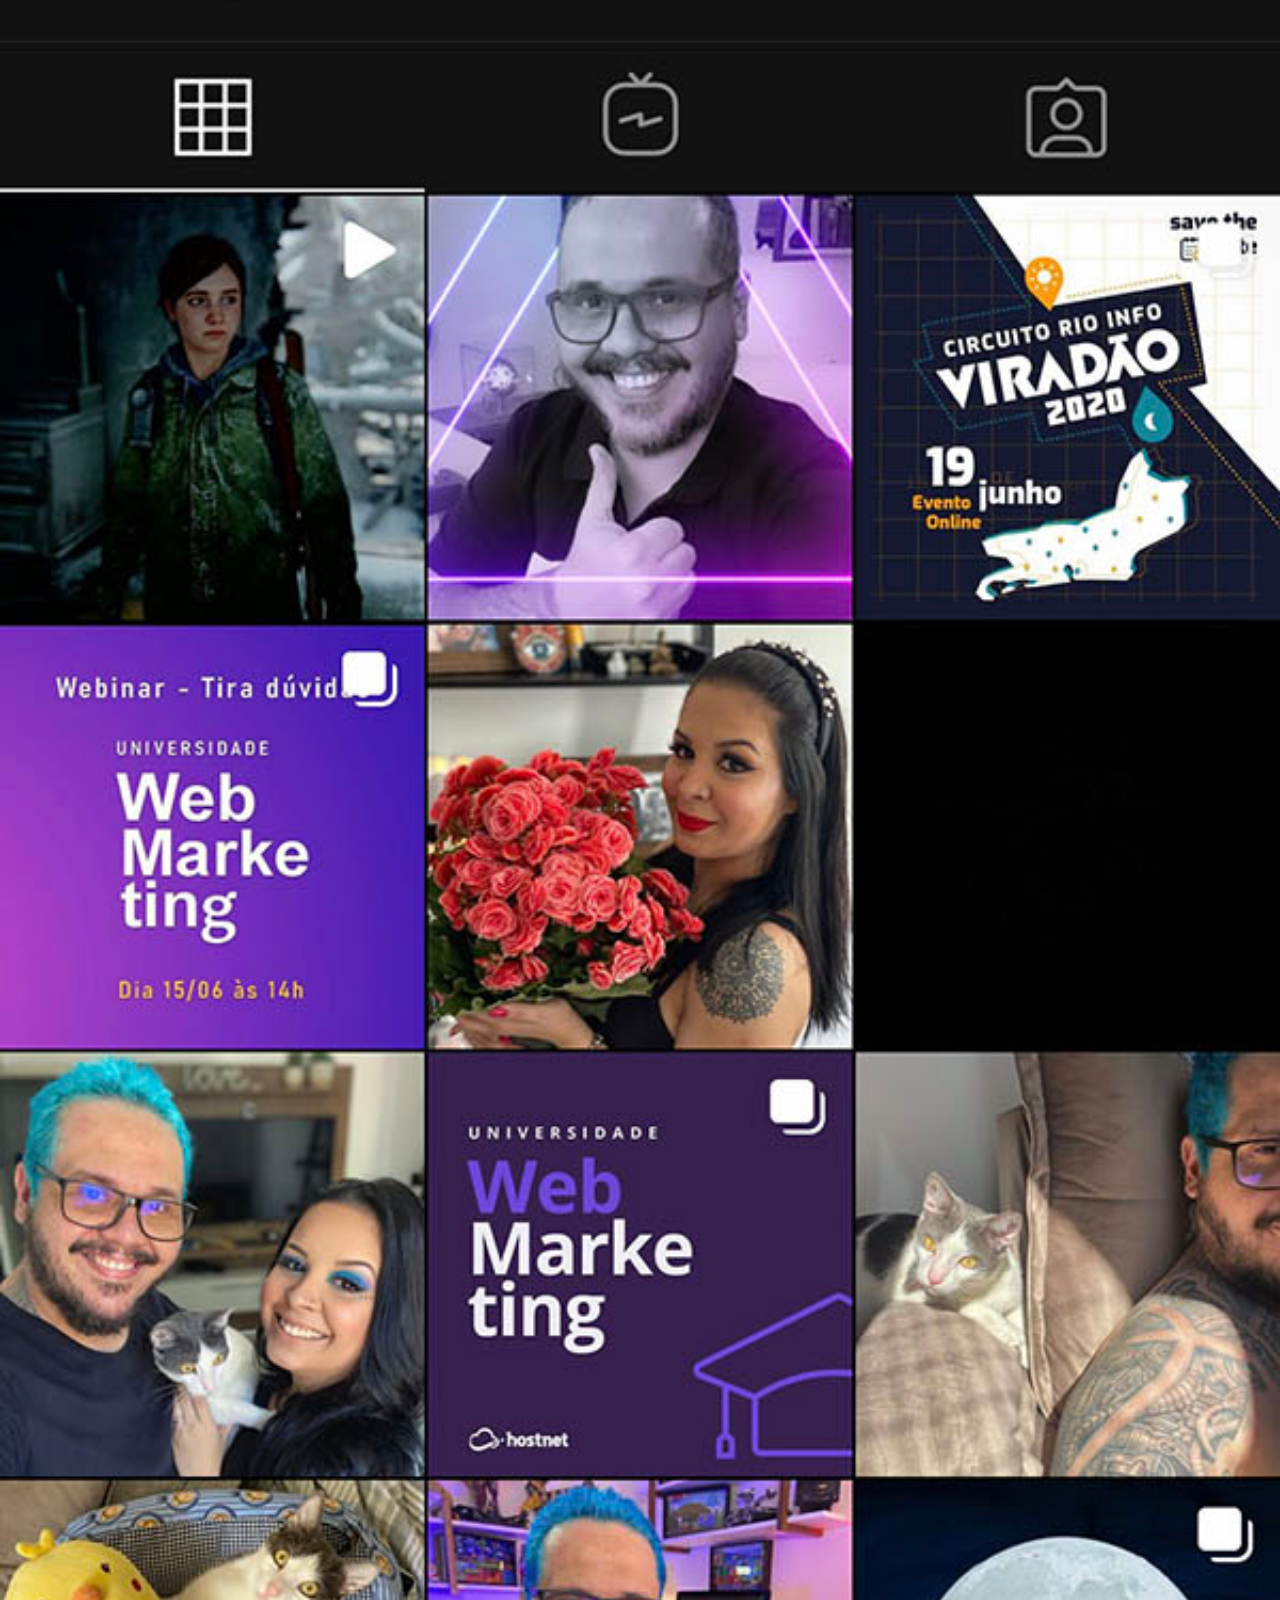
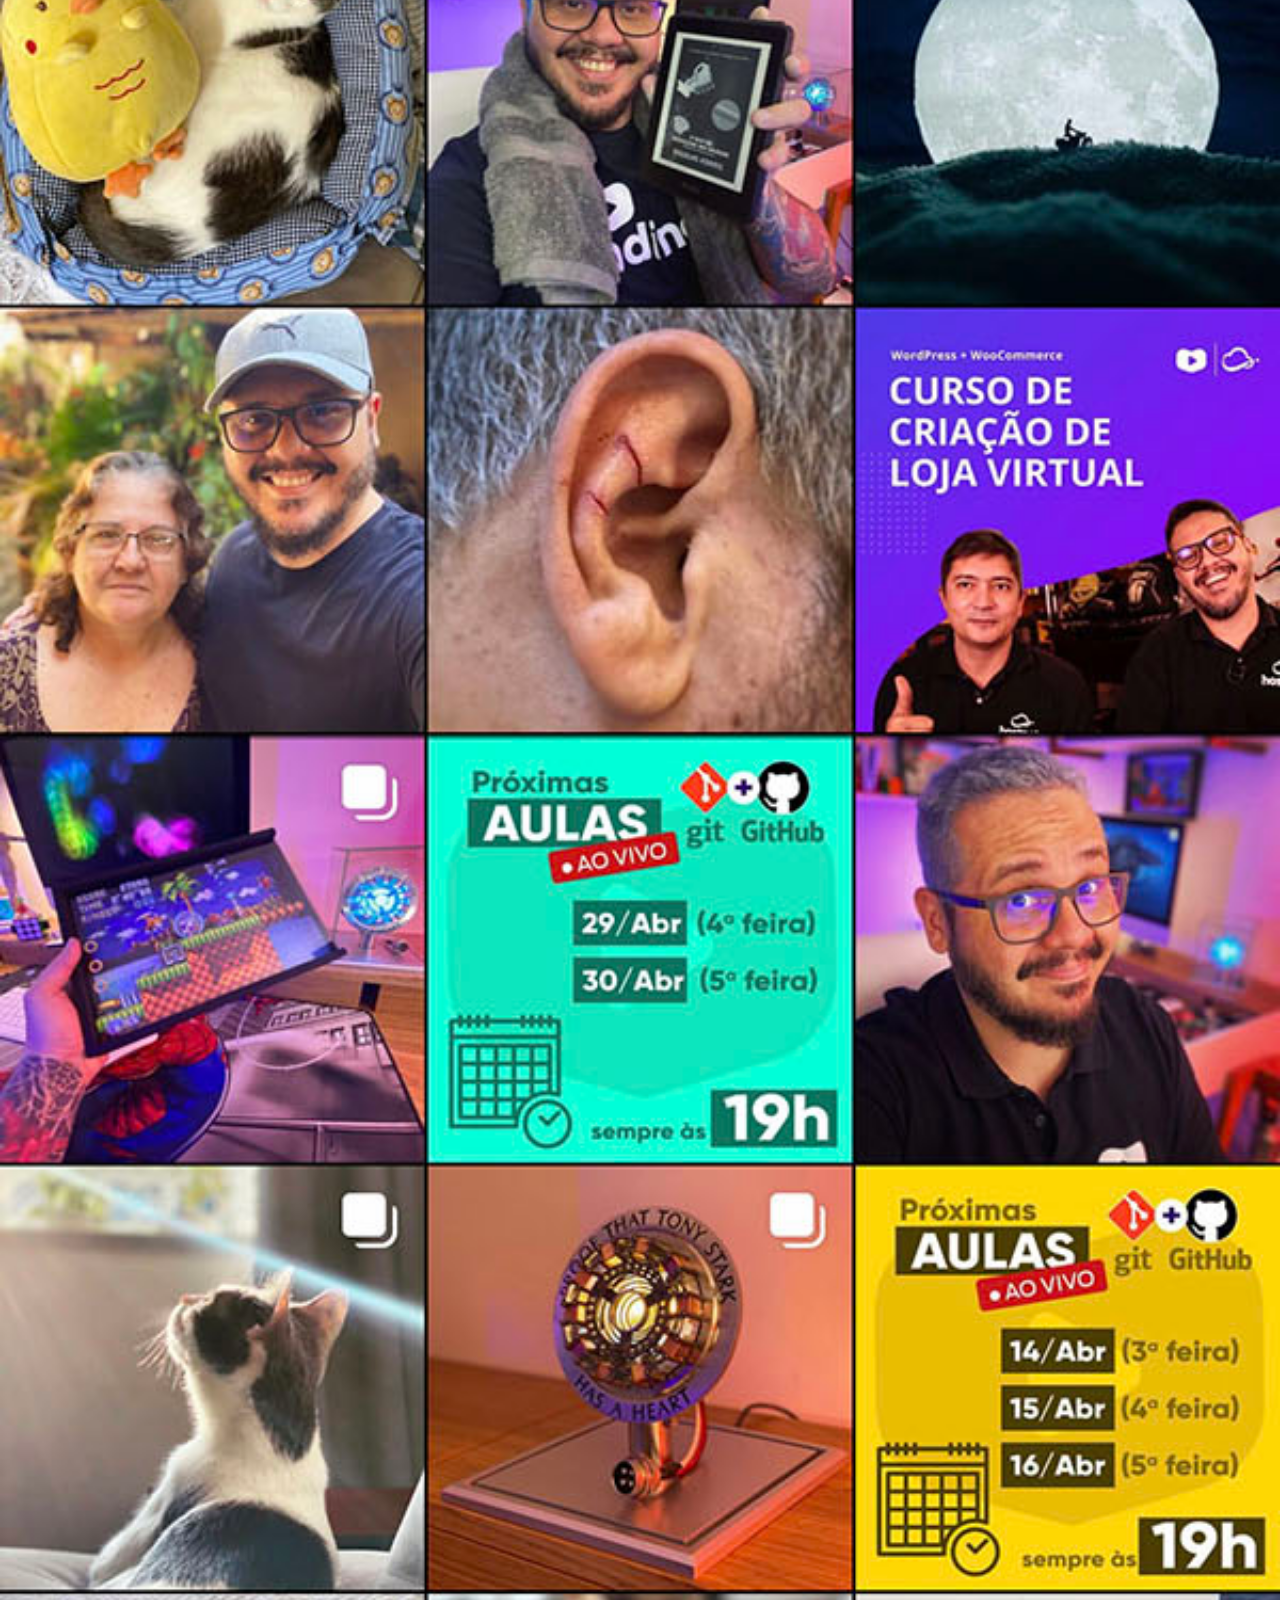
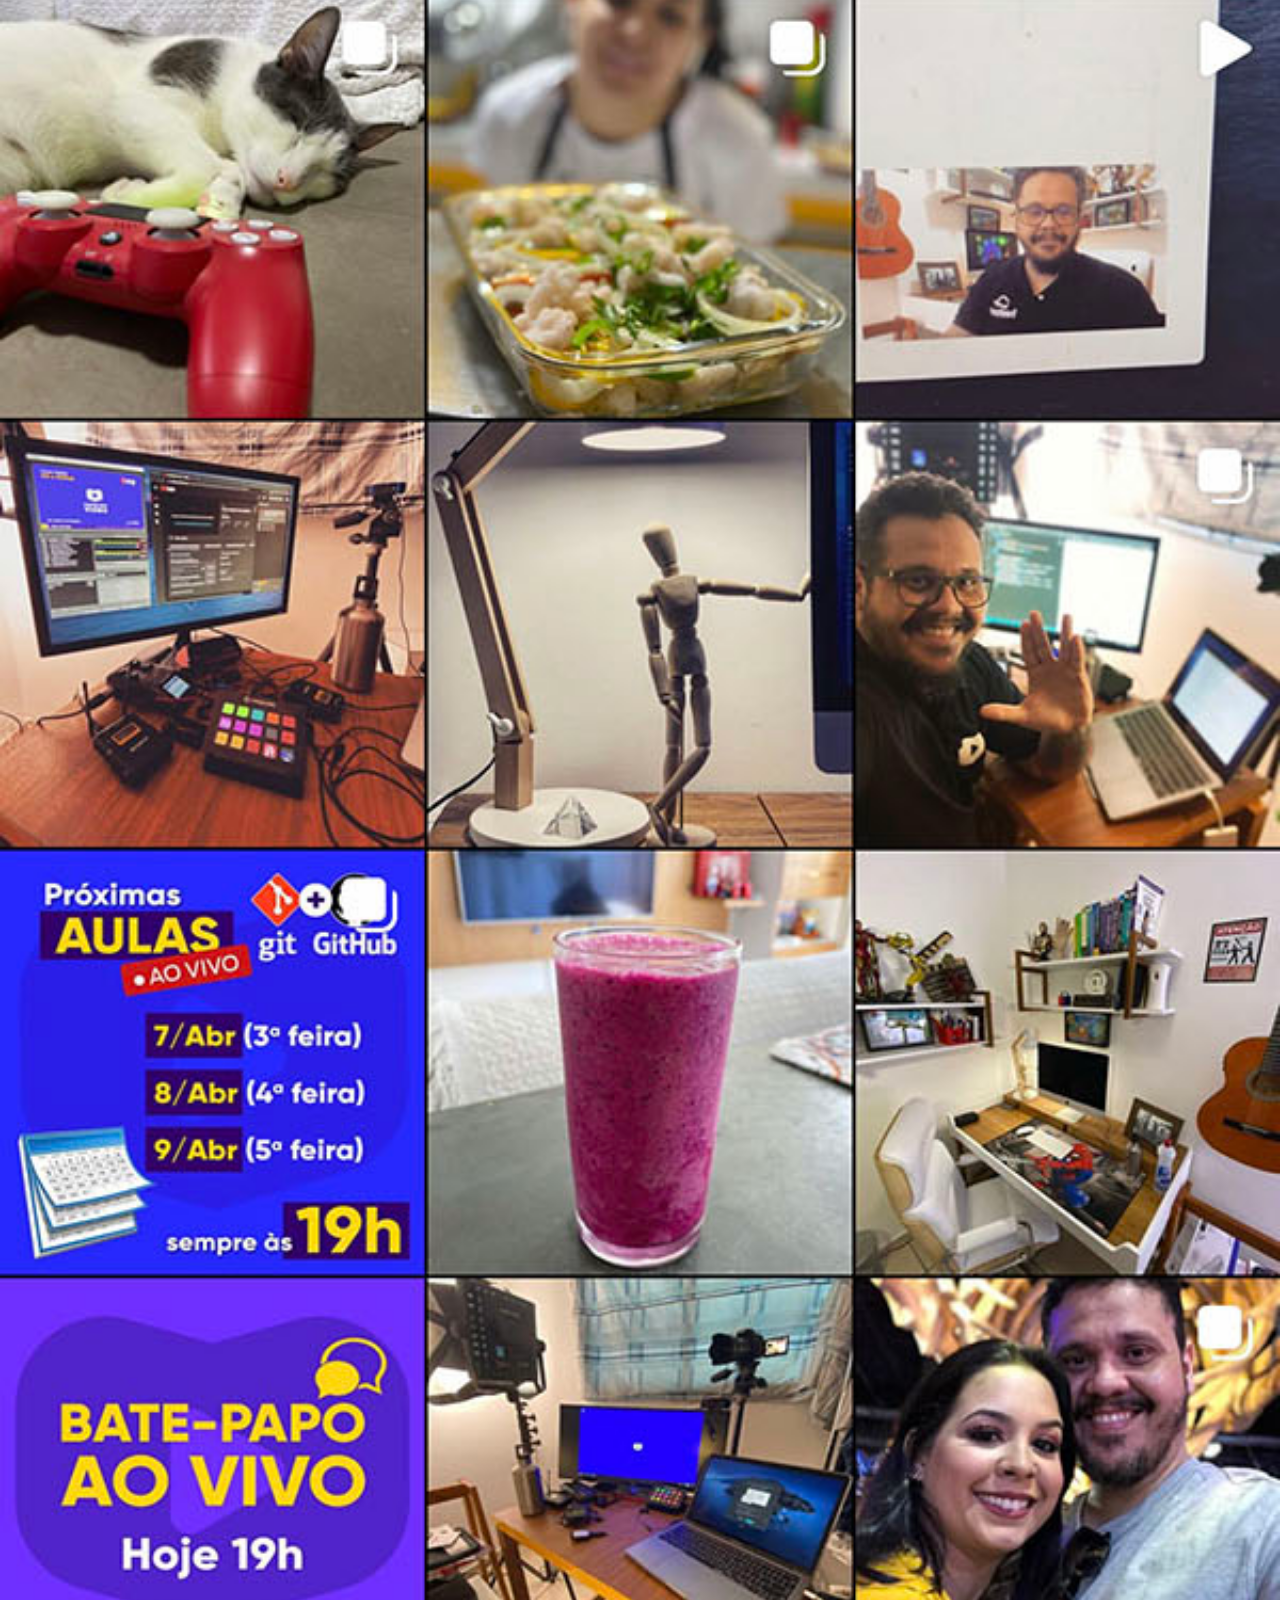
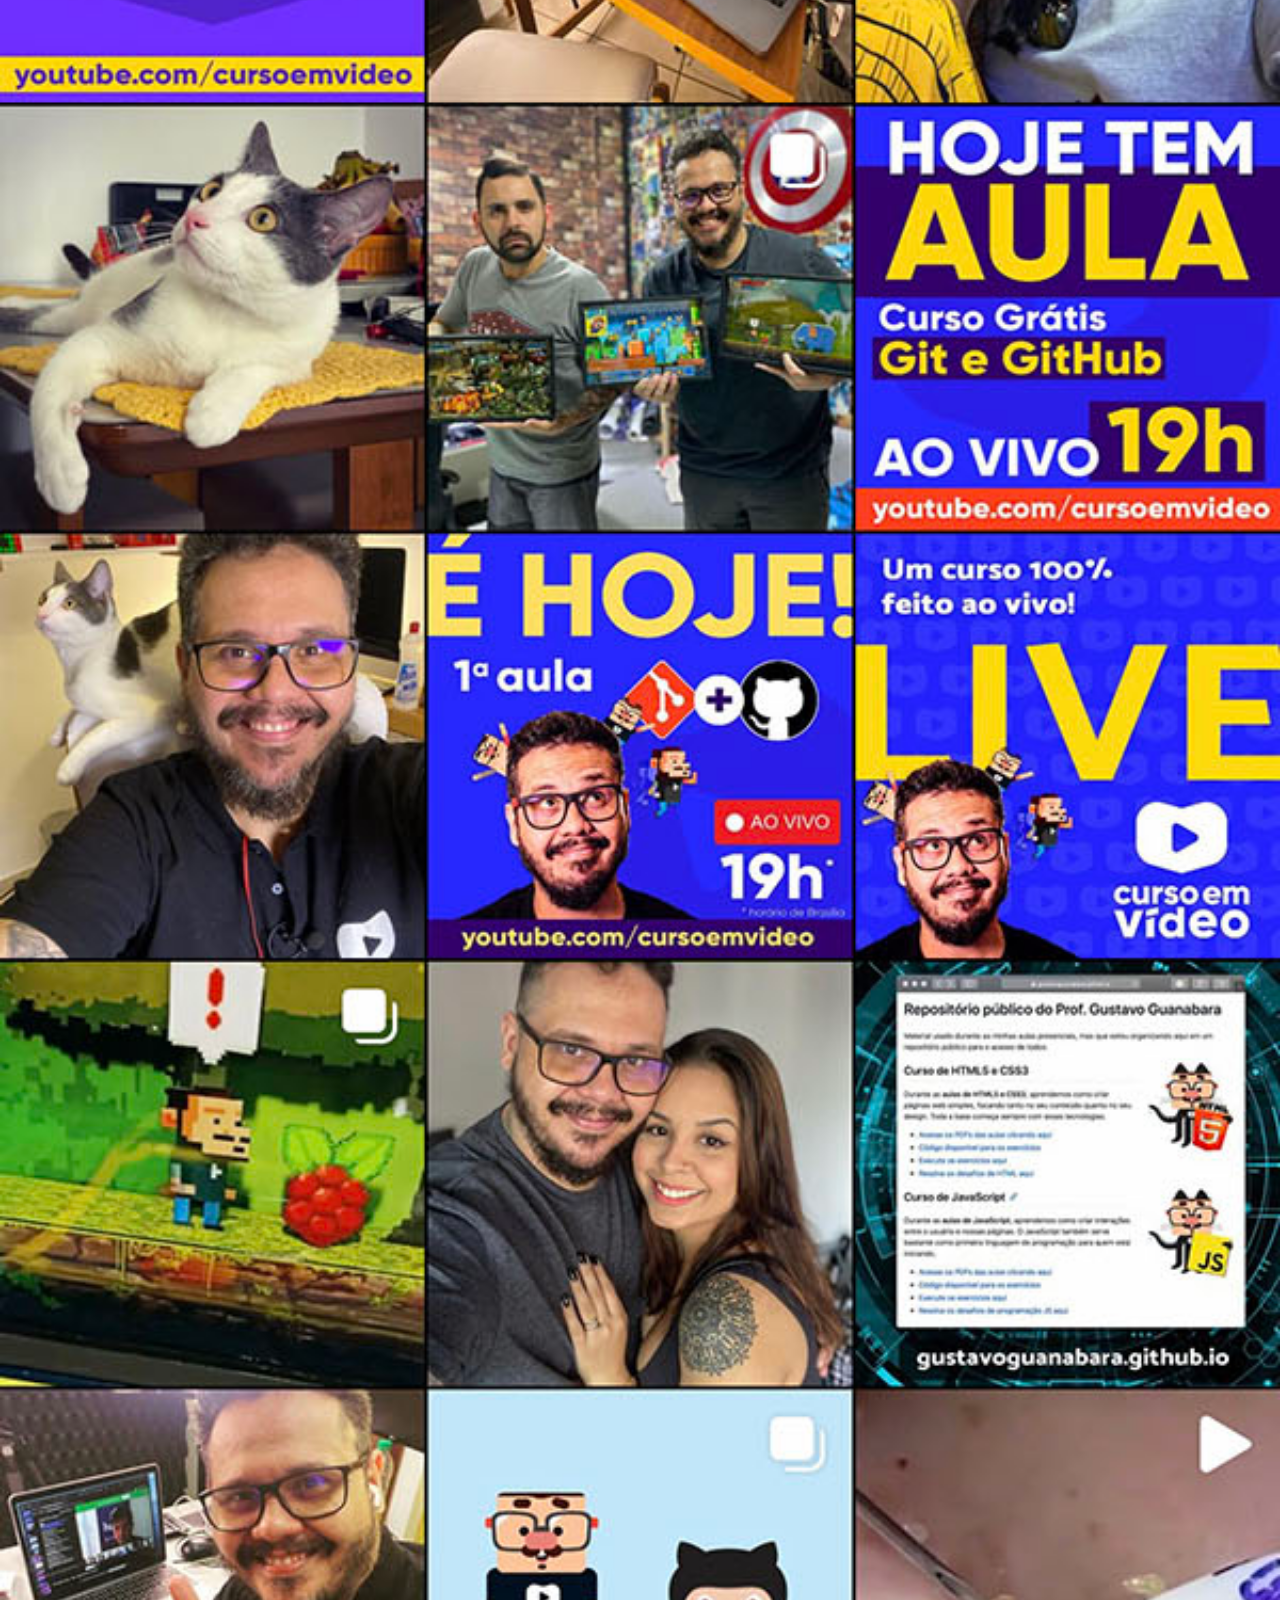
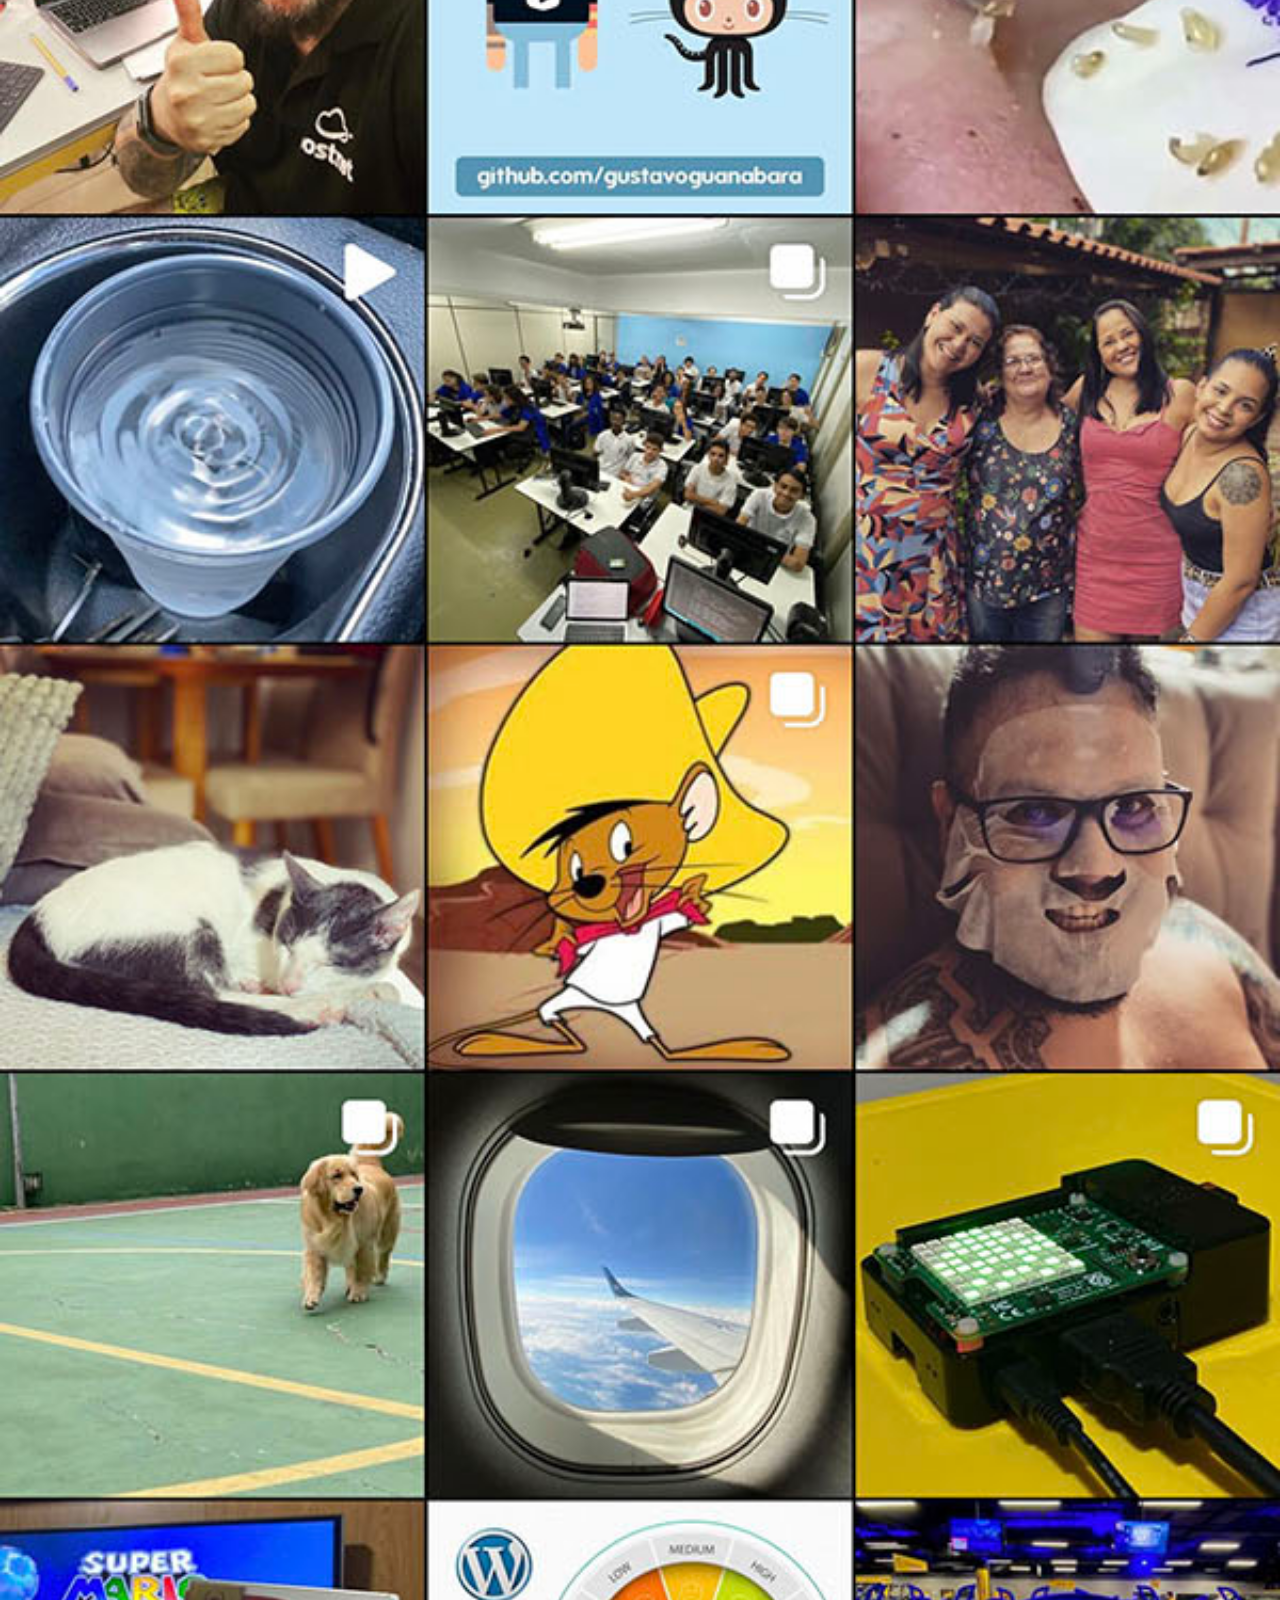
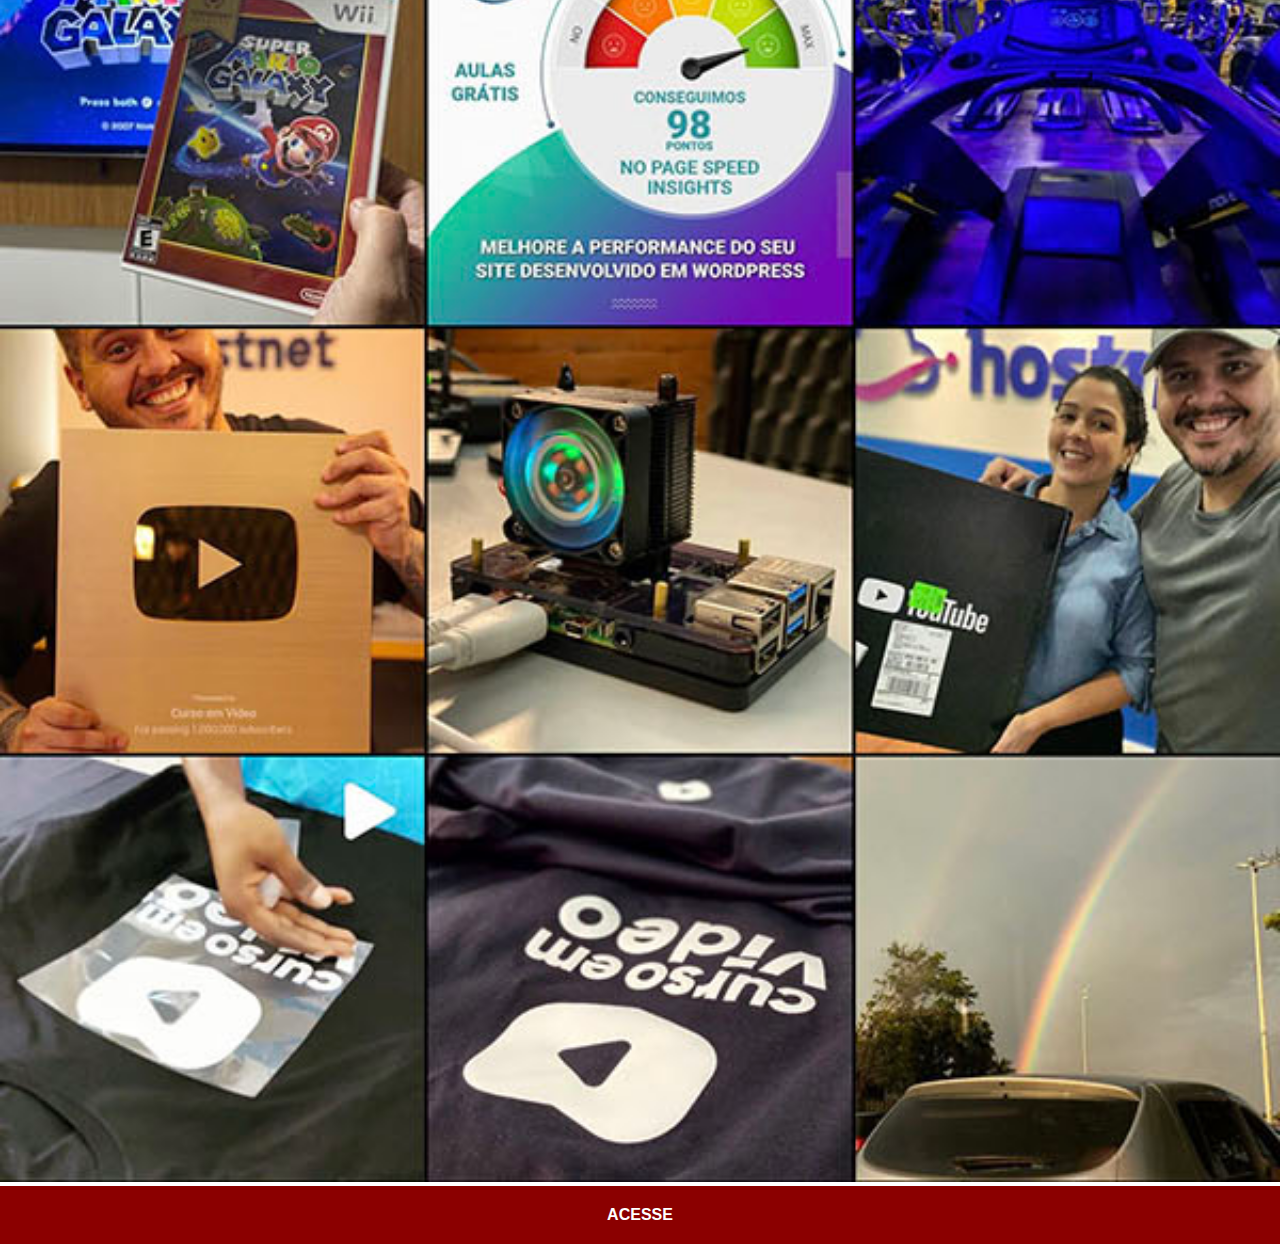
<file: instagram.html>
<!DOCTYPE html>
<html lang="pt-br">
<head>
    <meta charset="UTF-8">
    <meta http-equiv="X-UA-Compatible" content="IE=edge">
    <meta name="viewport" content="width=device-width, initial-scale=1.0">
    <title>Instagram</title>
    <link rel="stylesheet" href="estilos/social.css">
</head>
<body>
    <img src="imagens/tela-instagram.jpg" alt="Instagram">
    <a href="https://www.instagram.com/gustavoguanabara/" target="_blank">ACESSE</a>
</body>
</html>
</file>
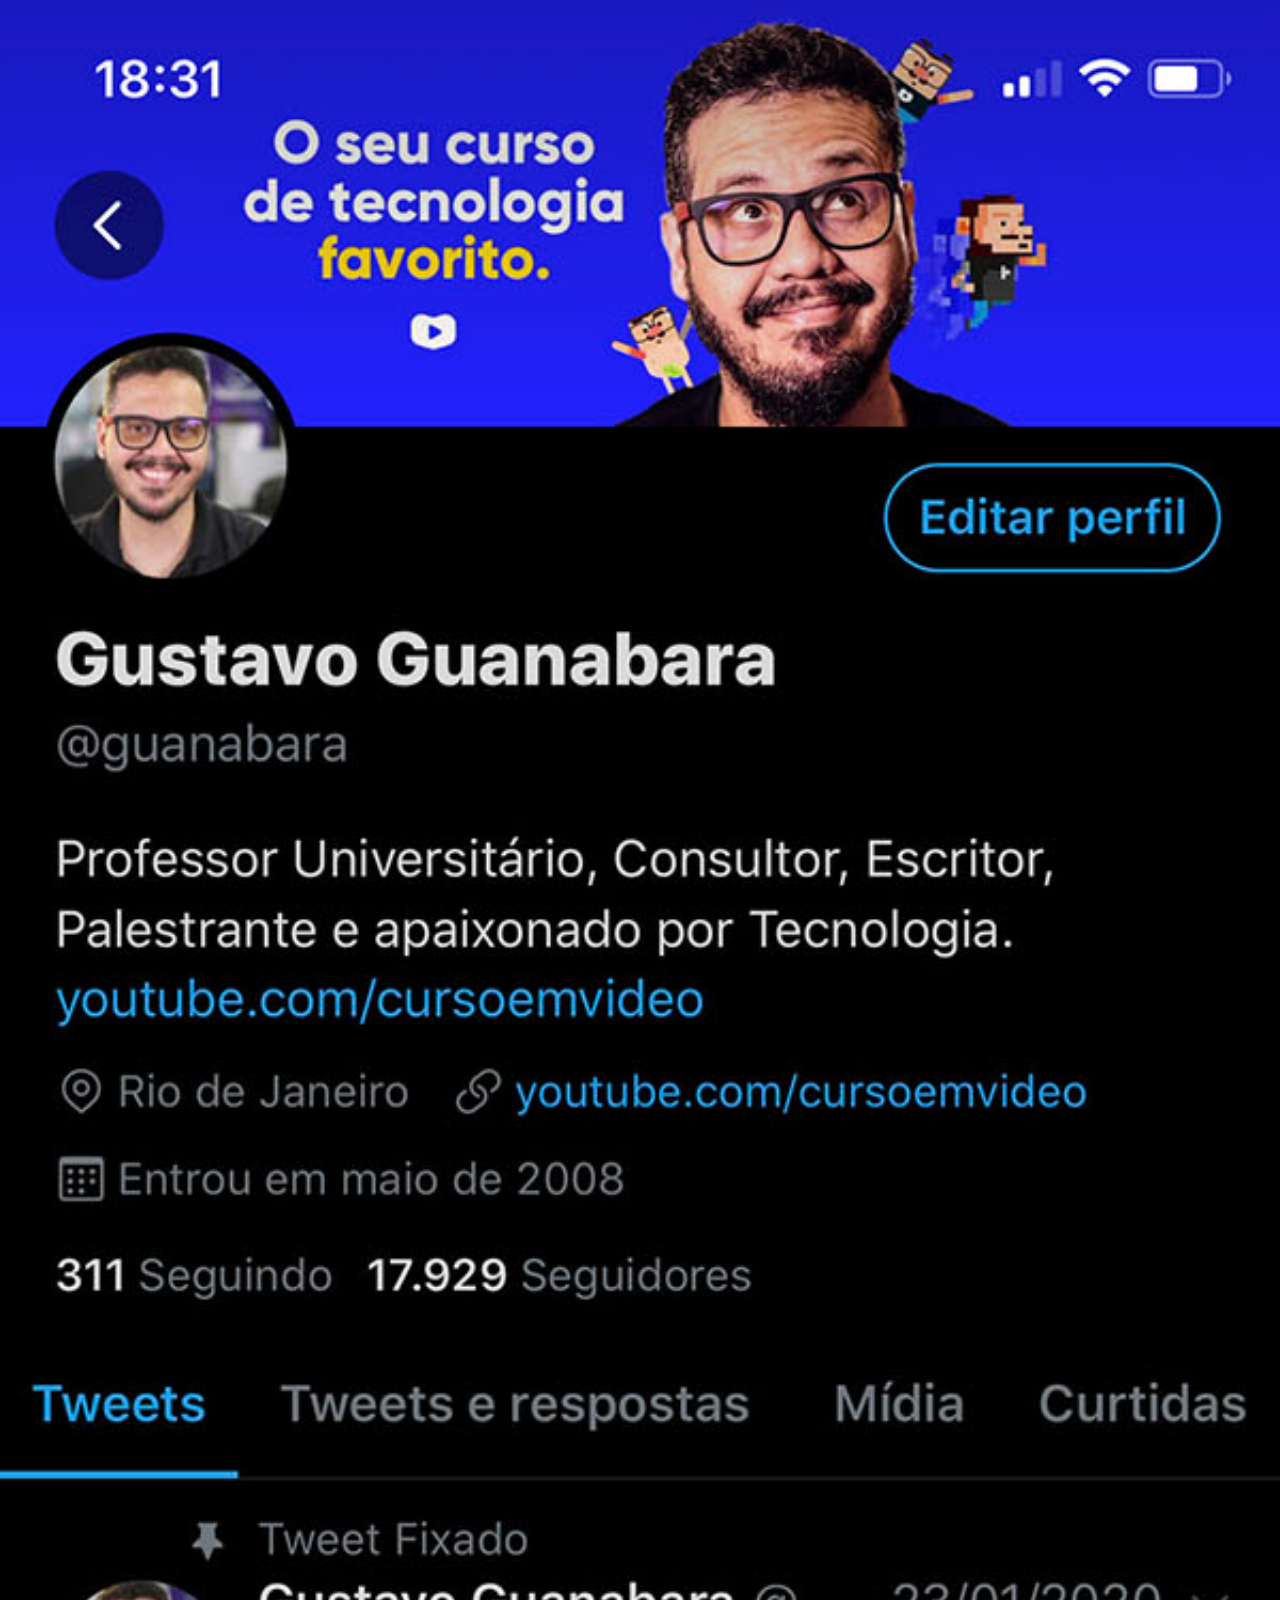
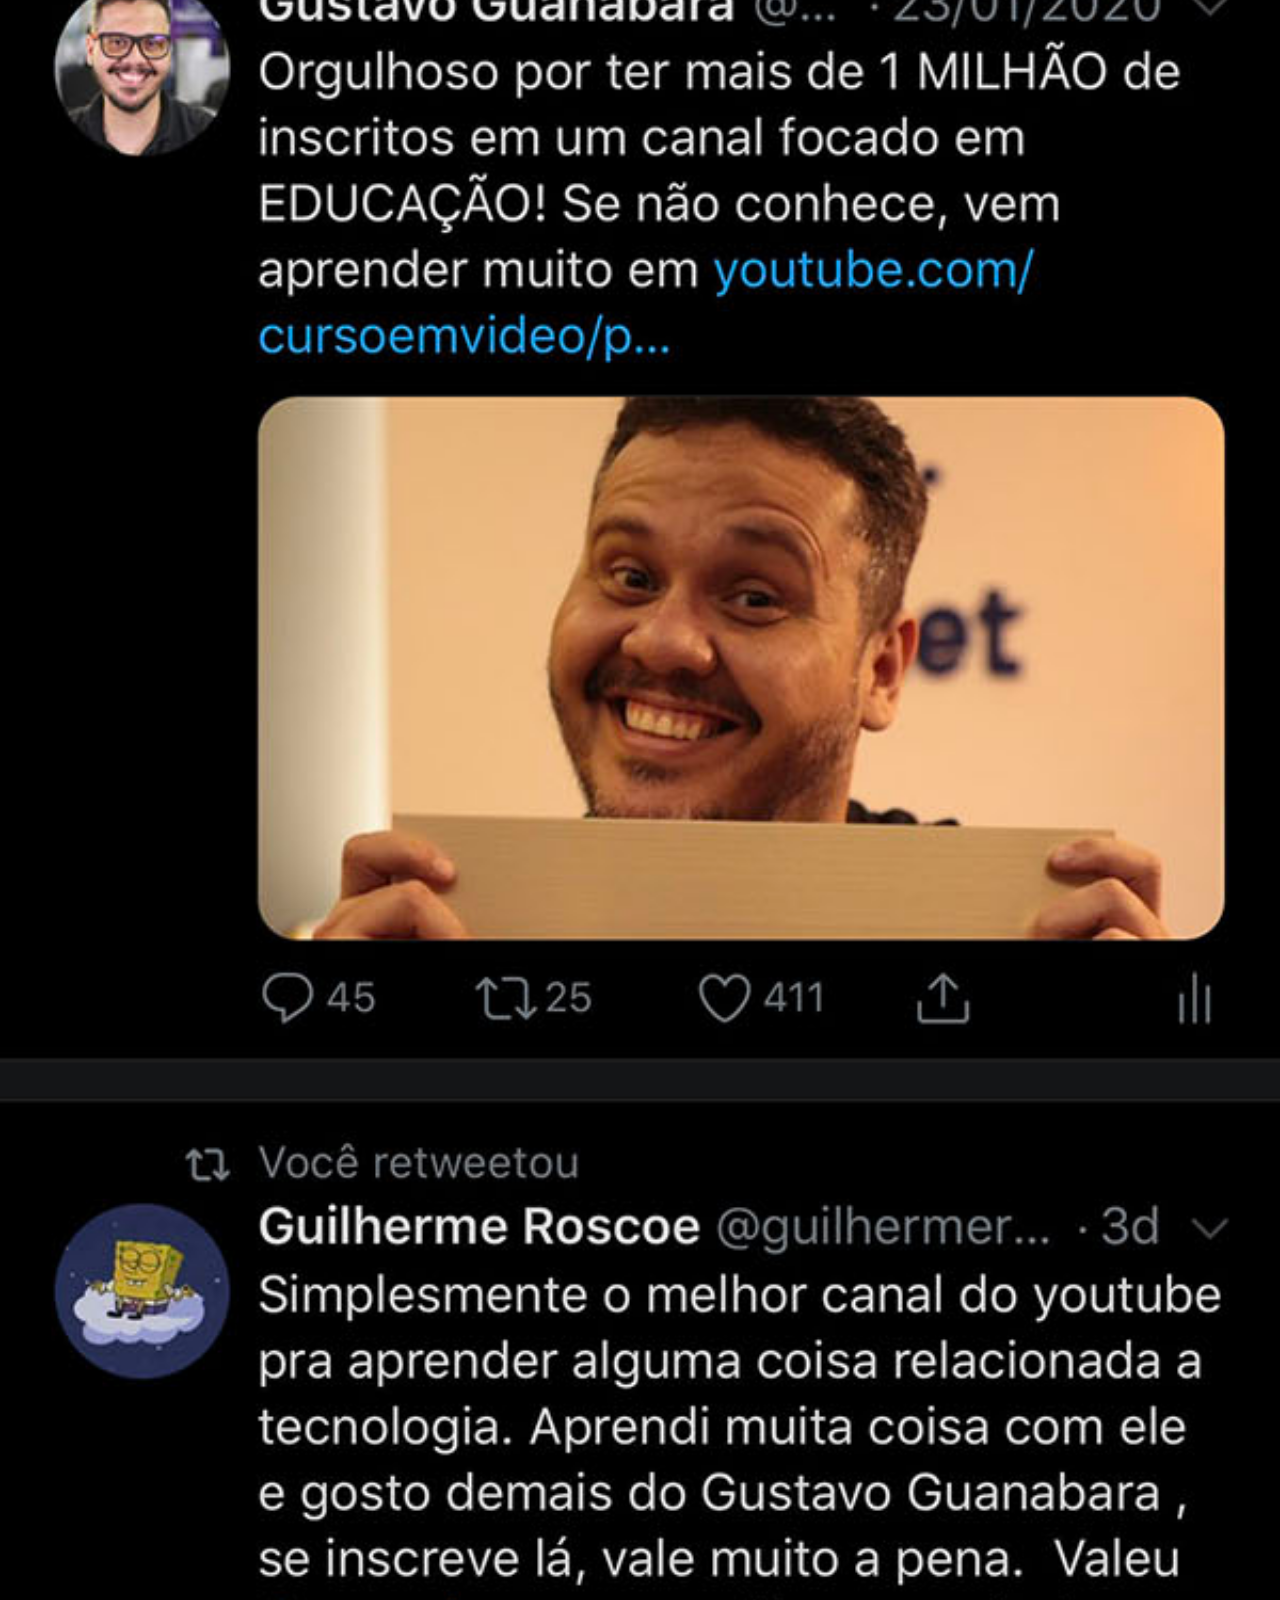
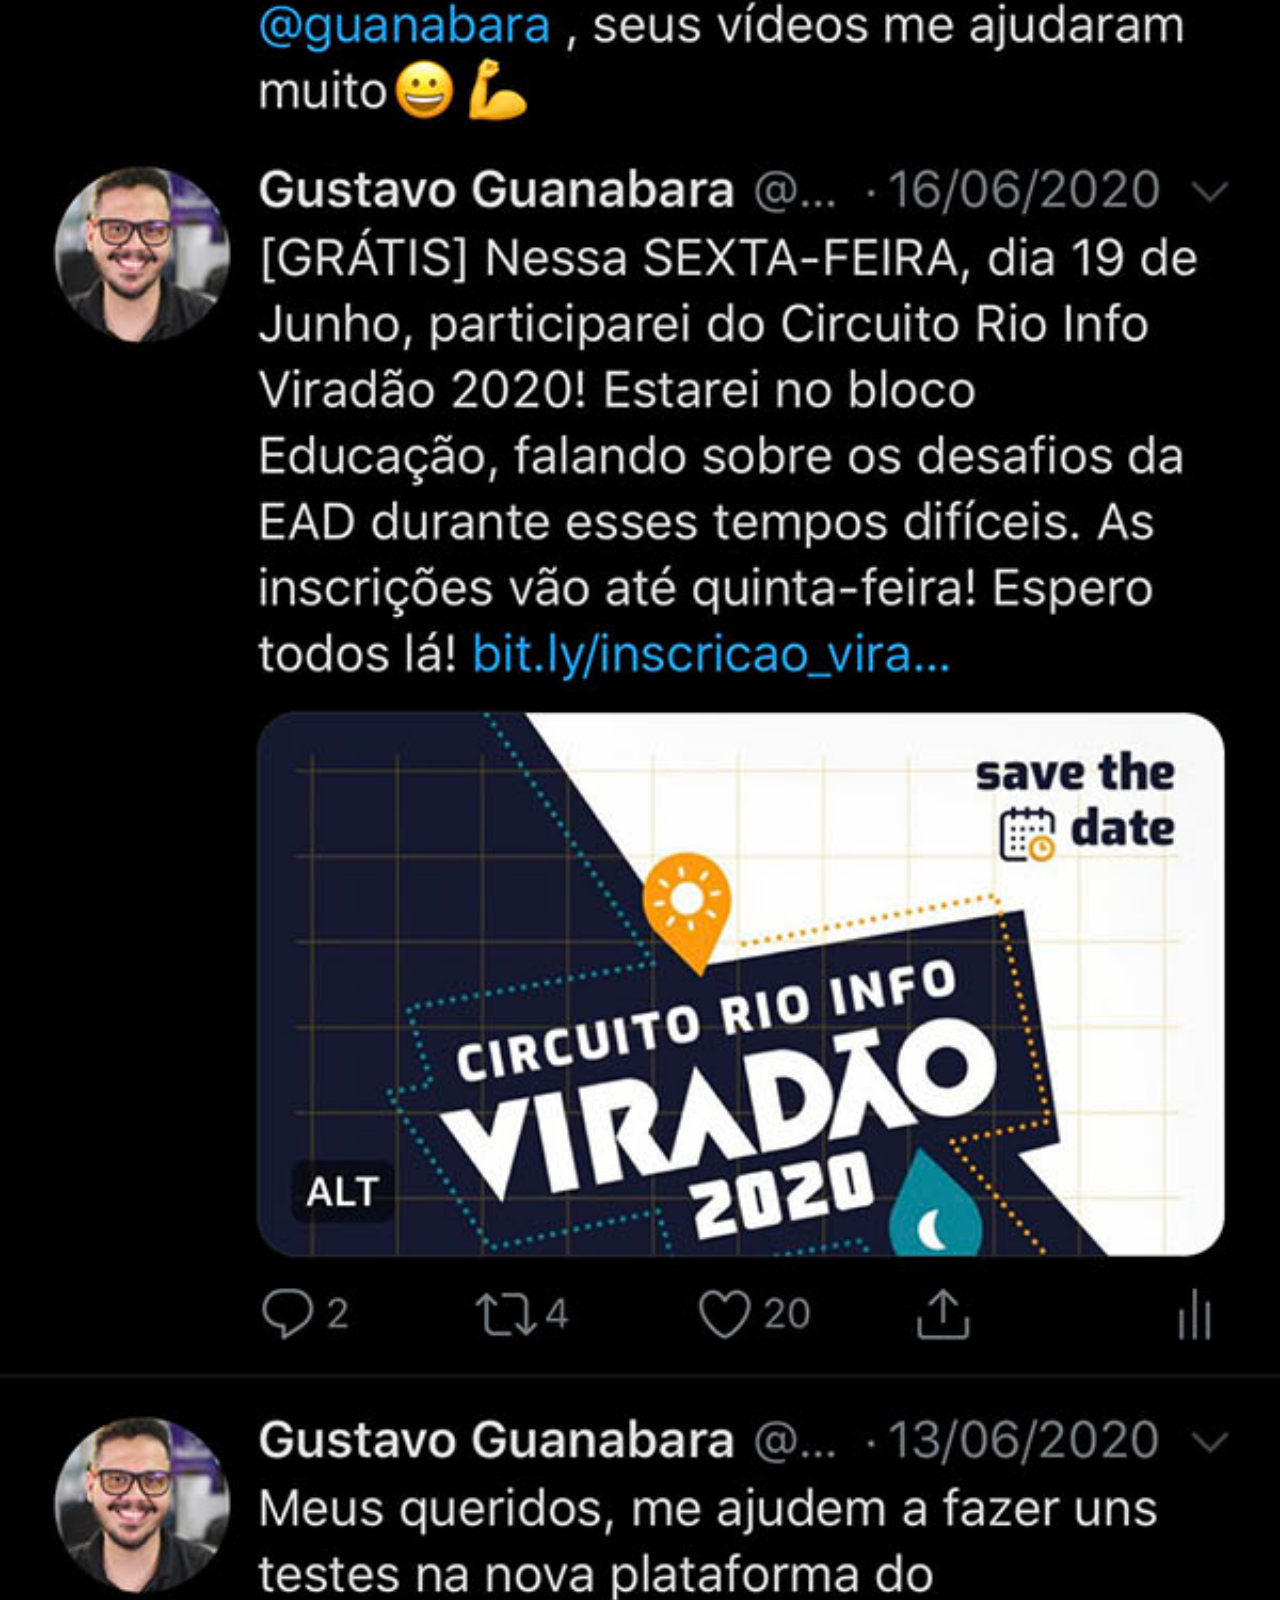
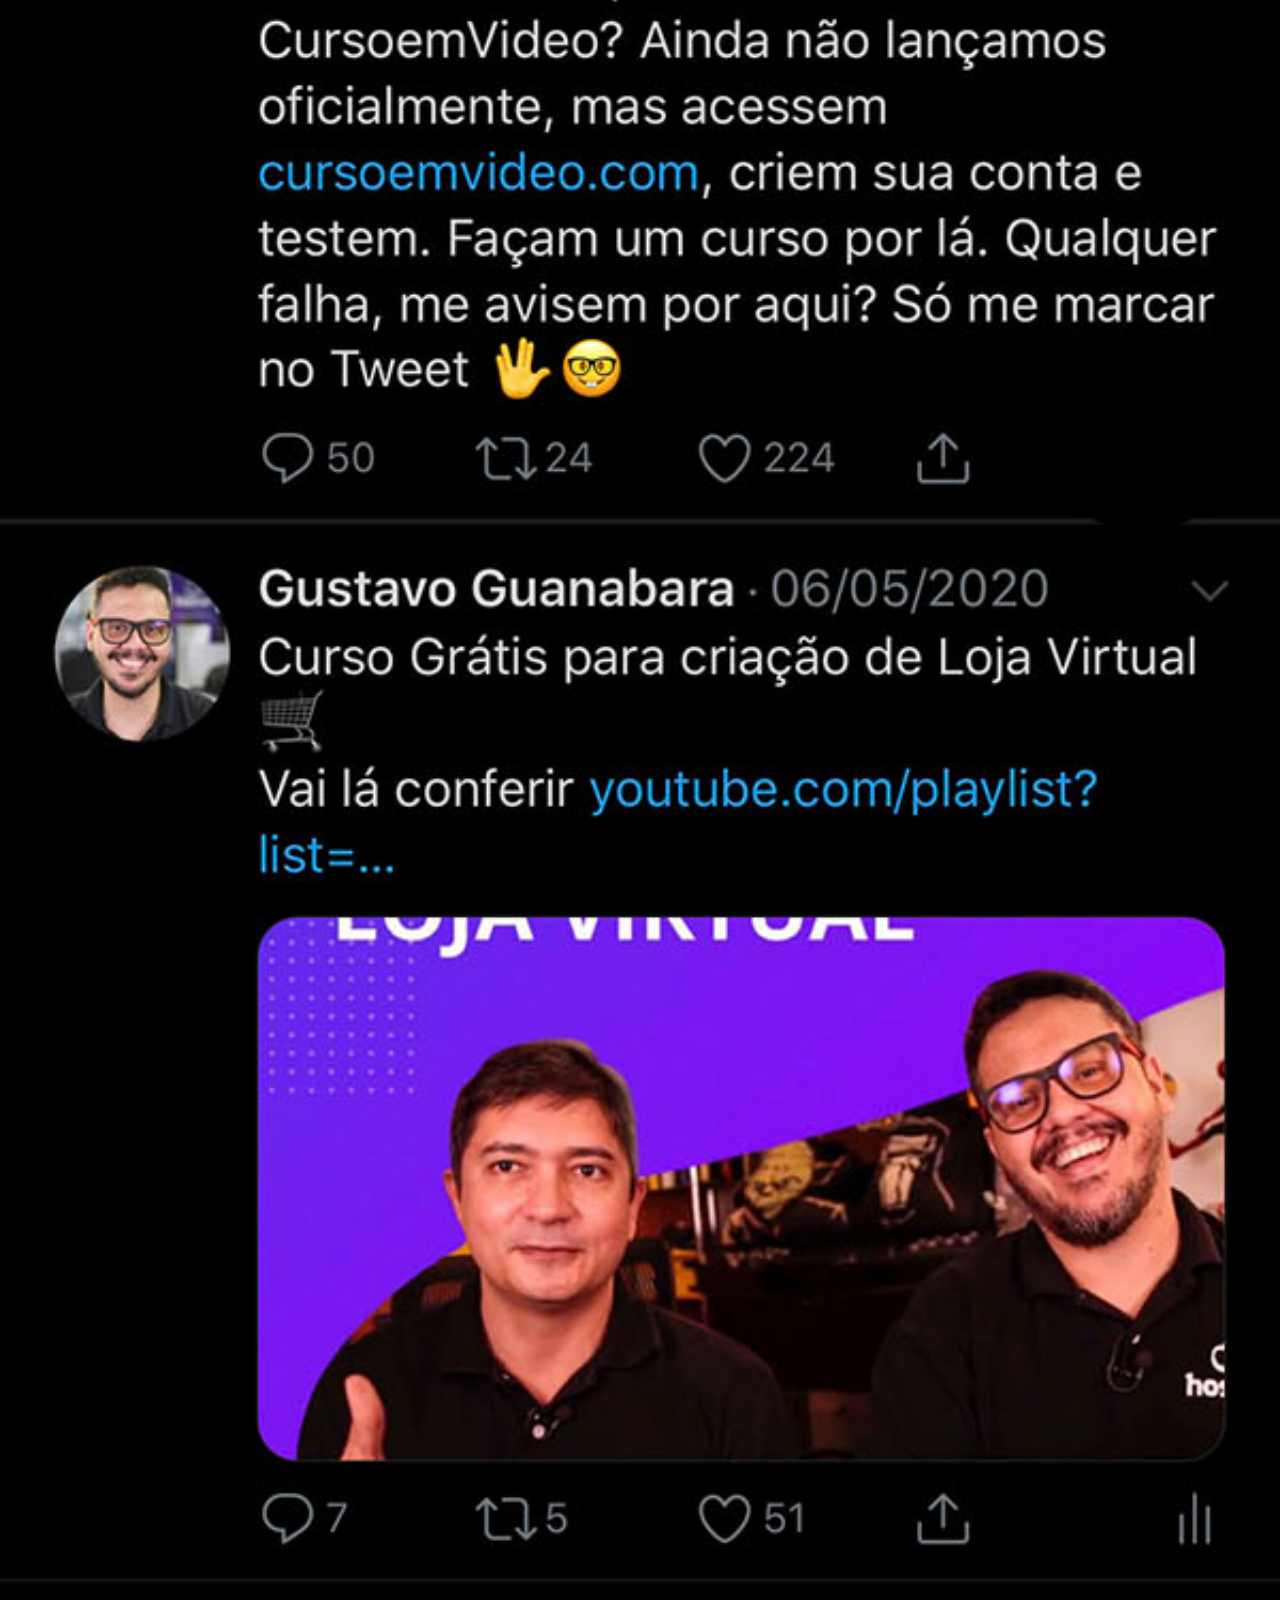
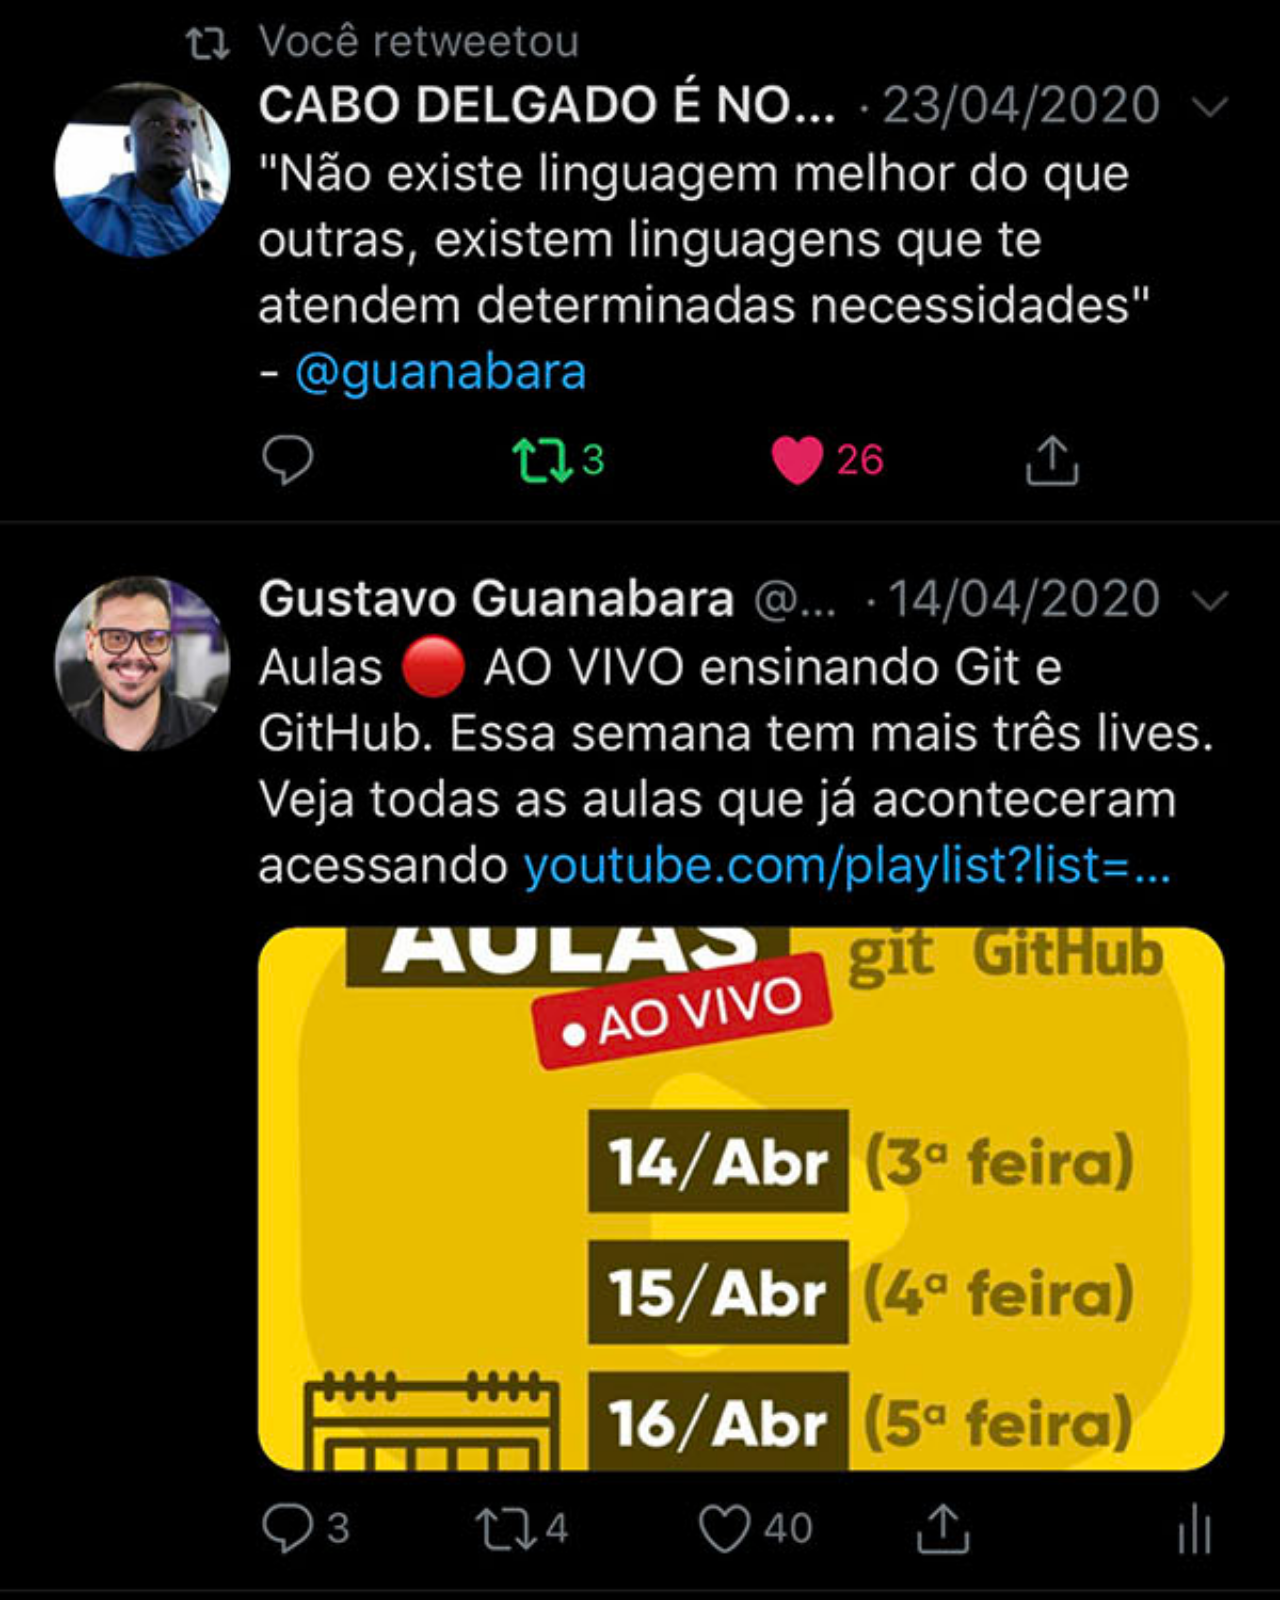
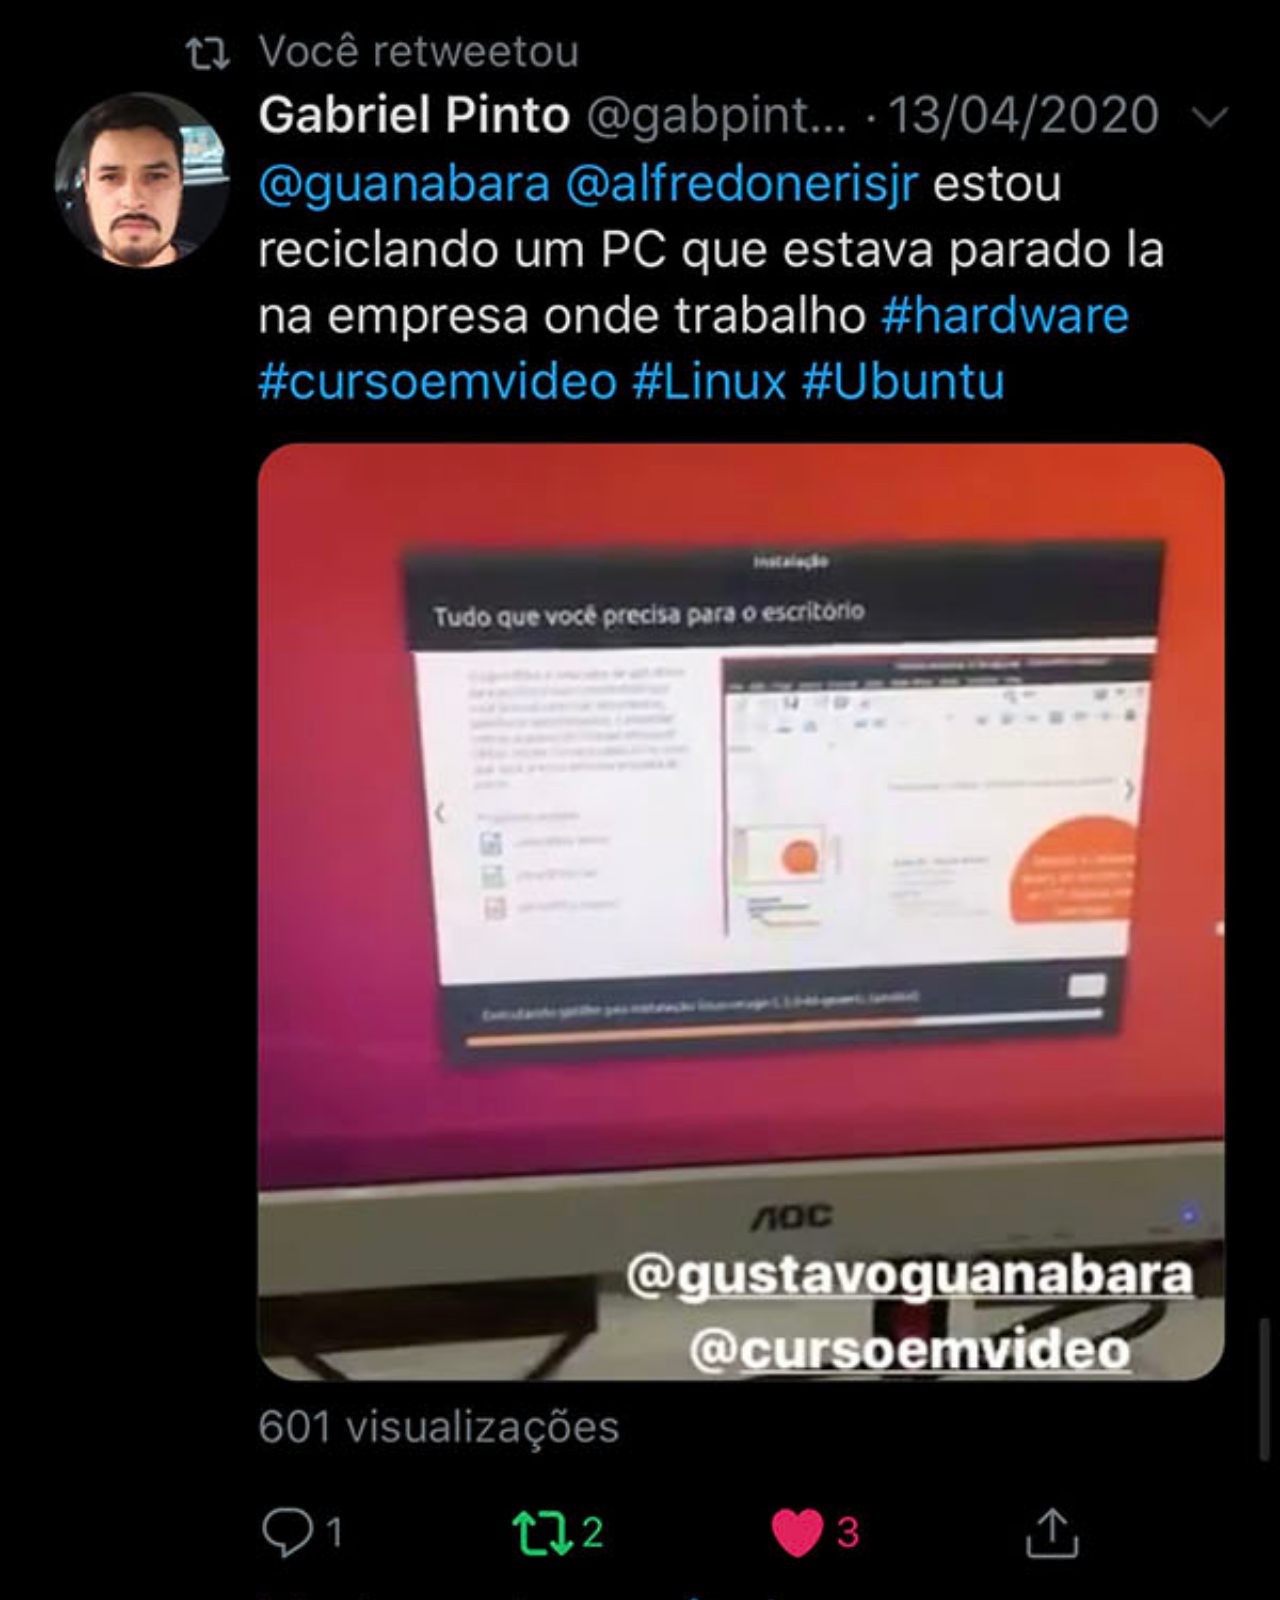
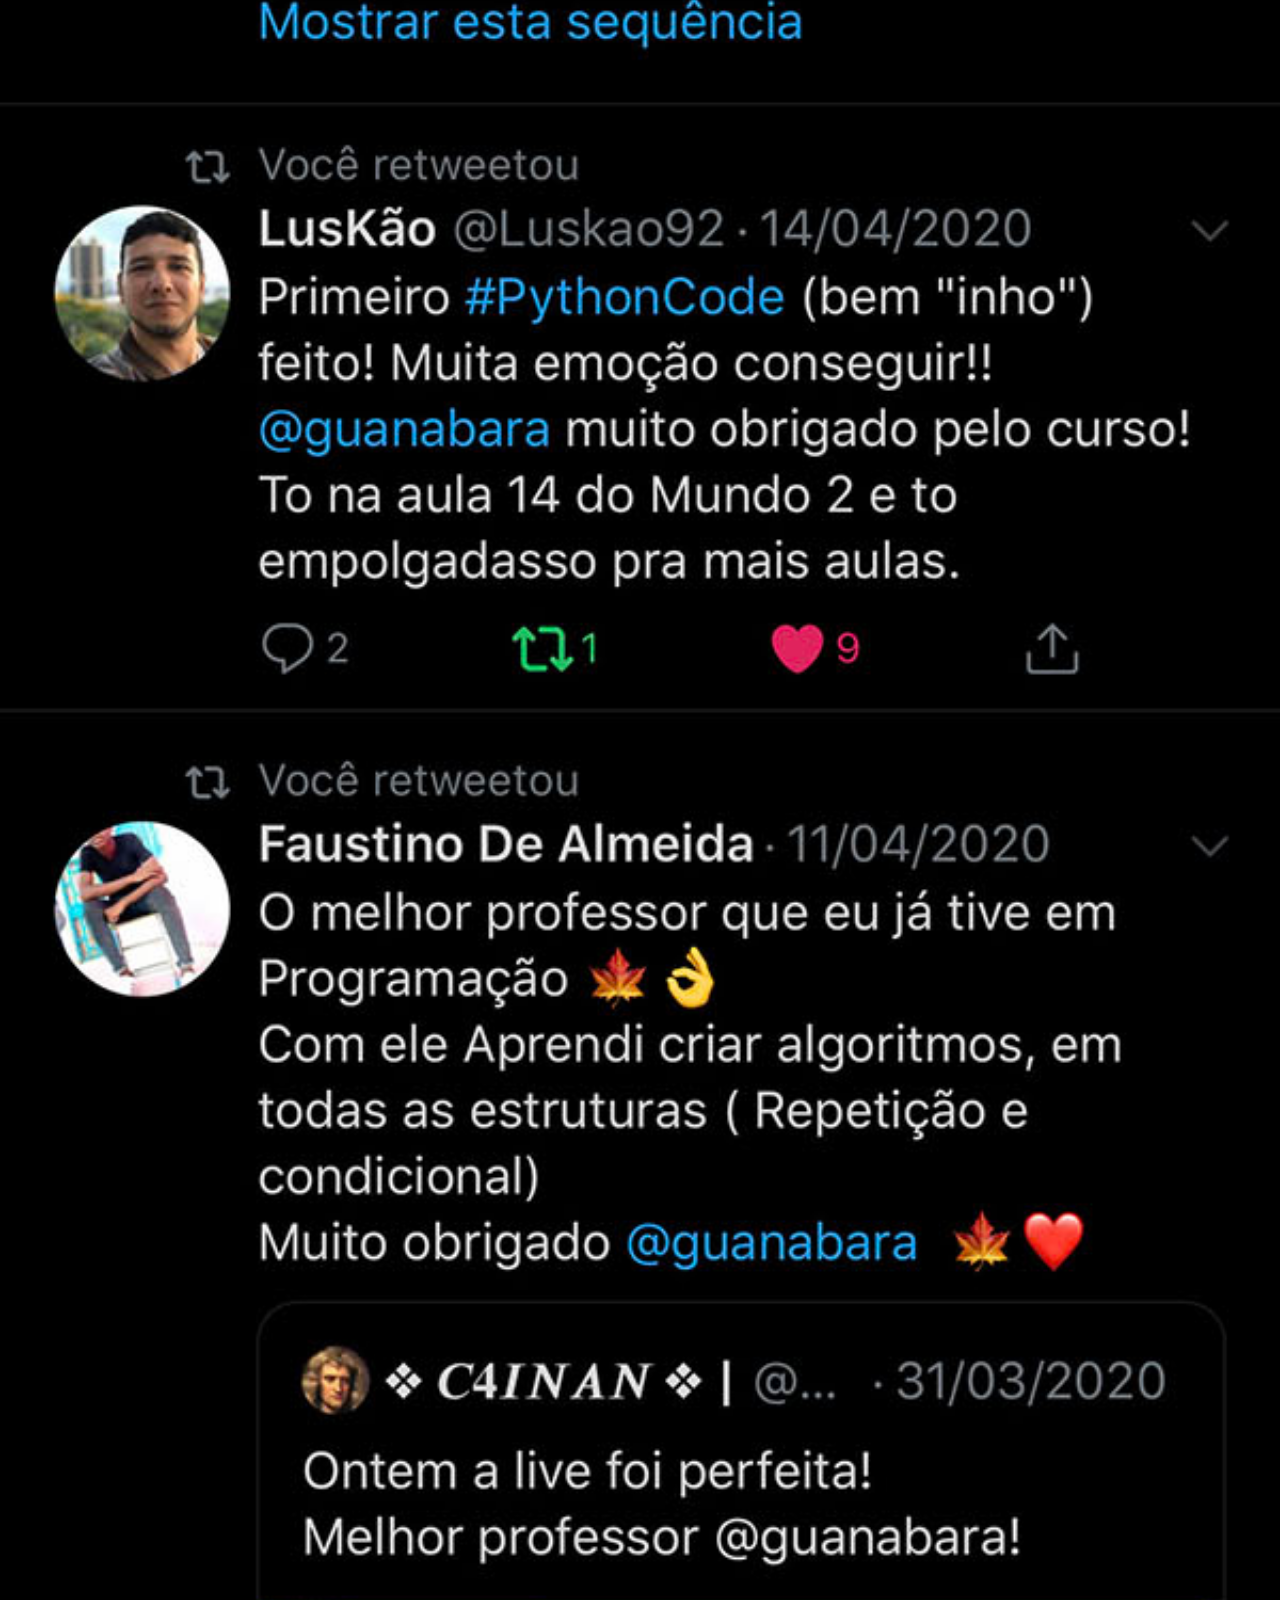
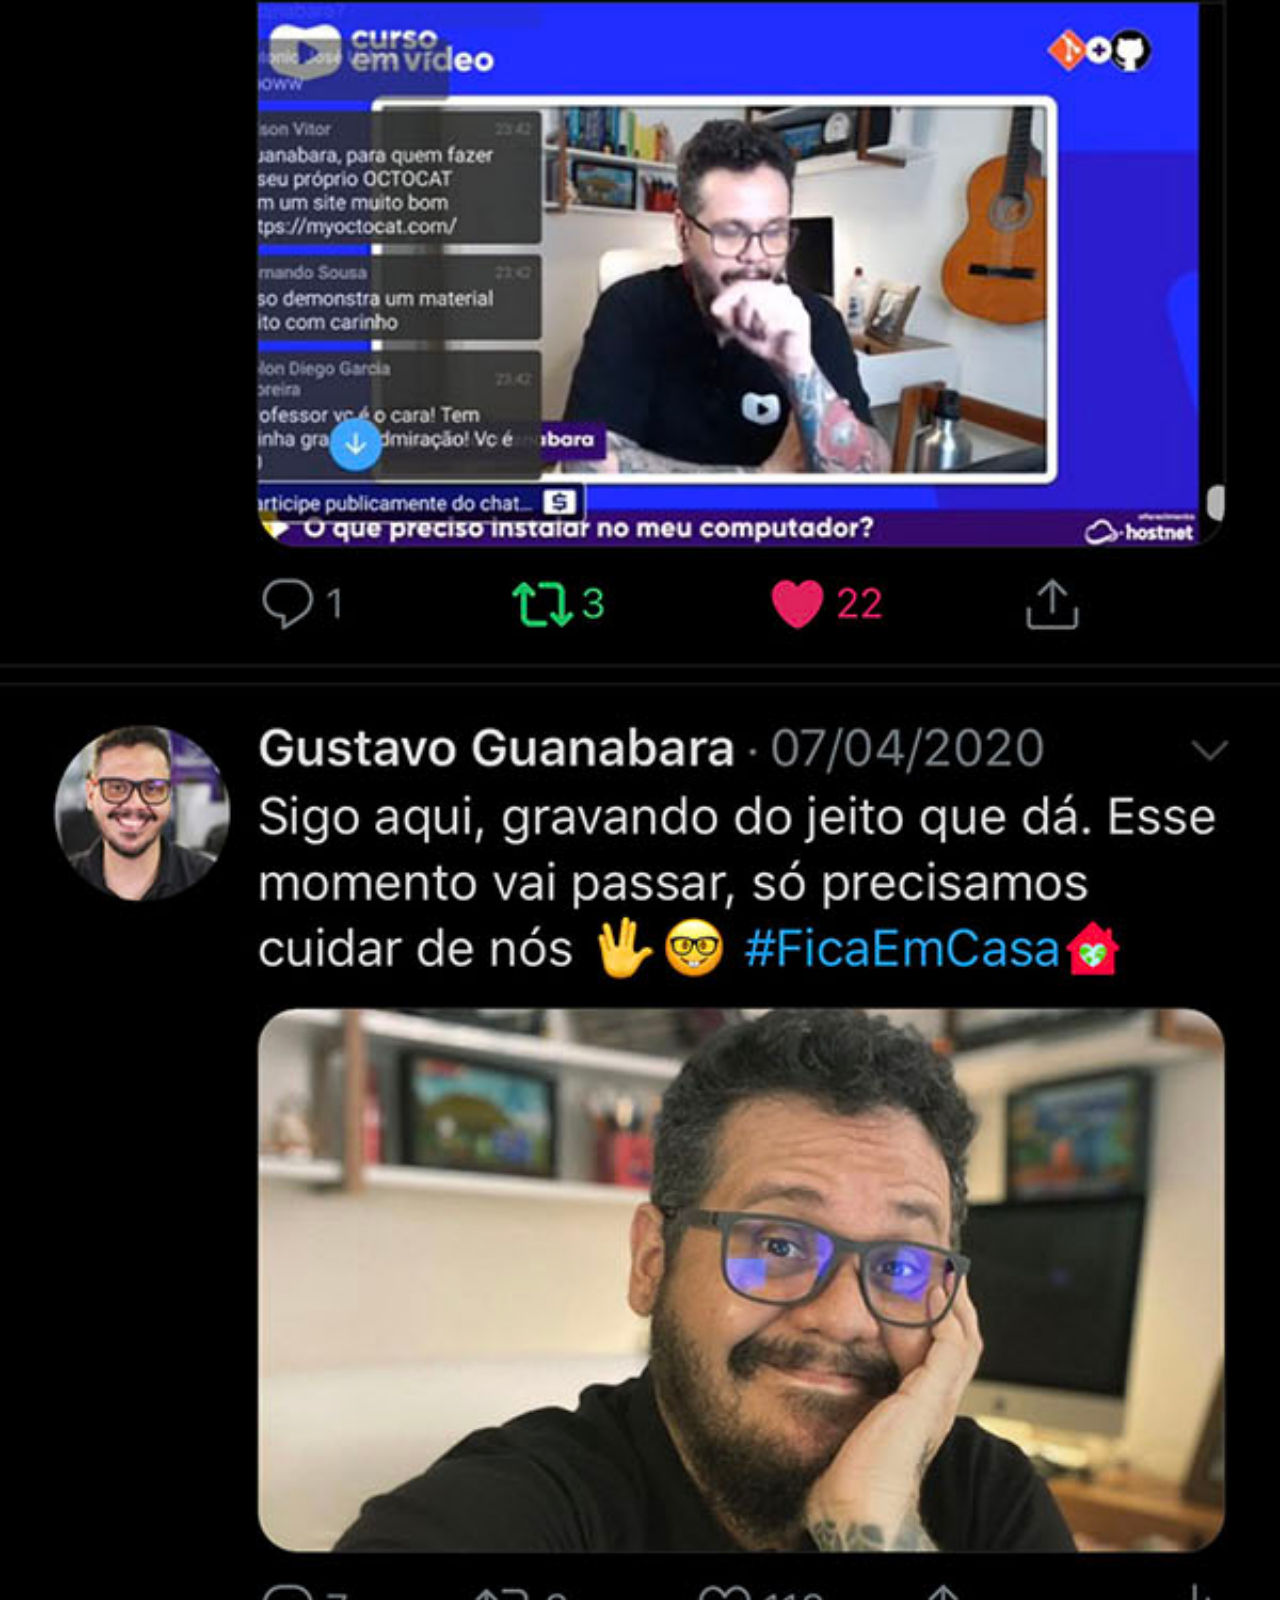
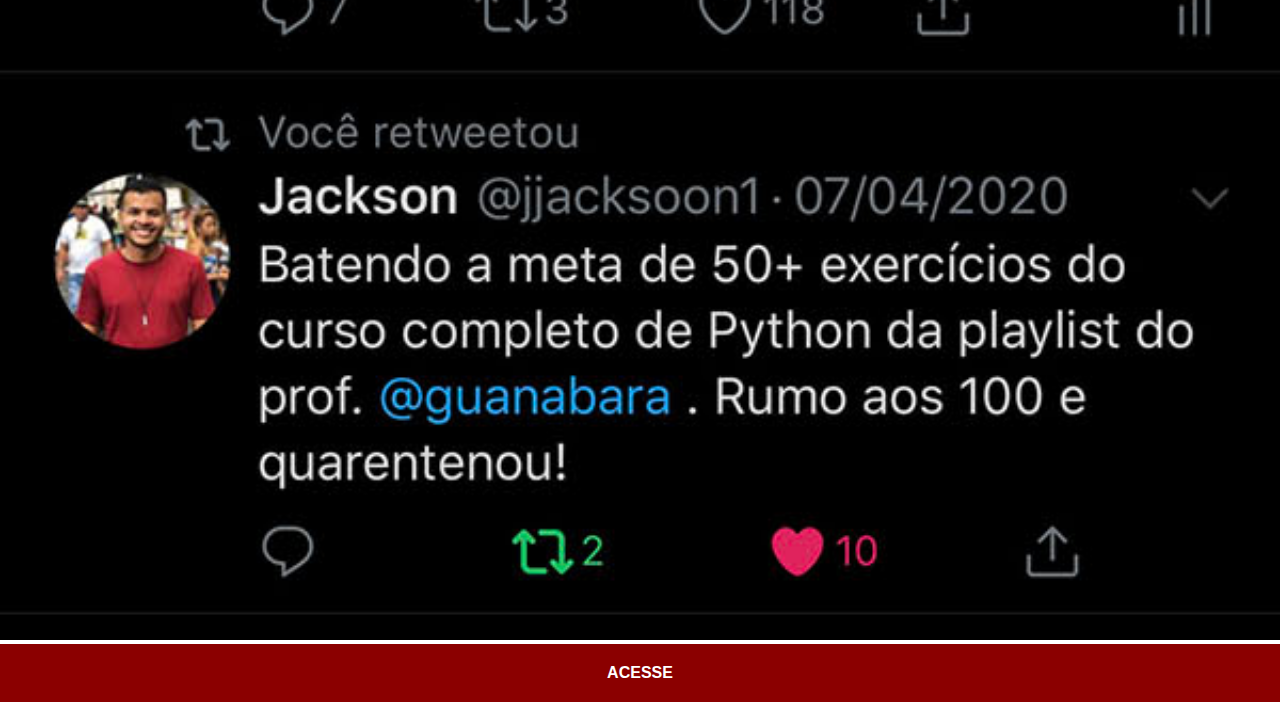
<file: twitter.html>
<!DOCTYPE html>
<html lang="pt-br">
<head>
    <meta charset="UTF-8">
    <meta http-equiv="X-UA-Compatible" content="IE=edge">
    <meta name="viewport" content="width=device-width, initial-scale=1.0">
    <title>Twitter</title>
    <link rel="stylesheet" href="estilos/social.css">
</head>
<body>
    <img src="imagens/tela-twitter.jpg" alt="Twitter">
    <a href="https://twitter.com/guanabara?ref_src=twsrc%5Egoogle%7Ctwcamp%5Eserp%7Ctwgr%5Eauthor" target="_blank">ACESSE</a>
</body>
</html>
</file>
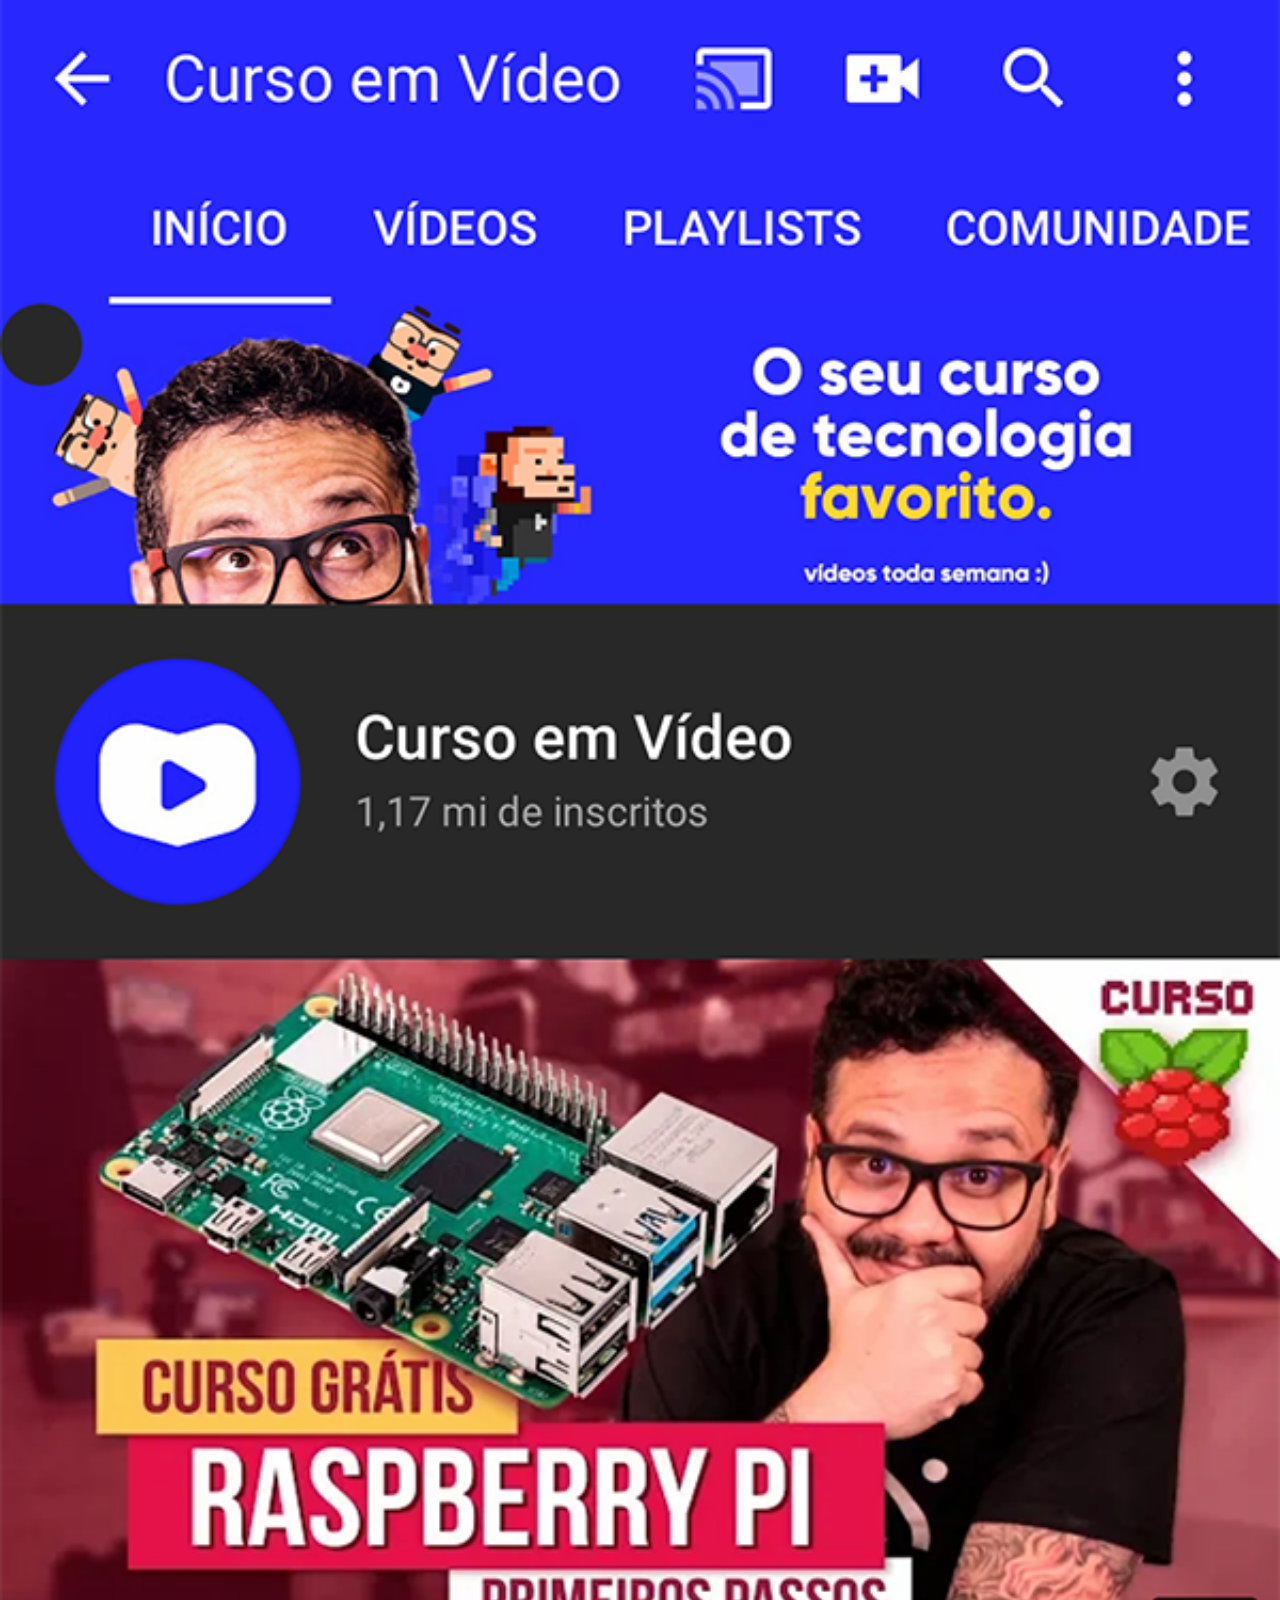
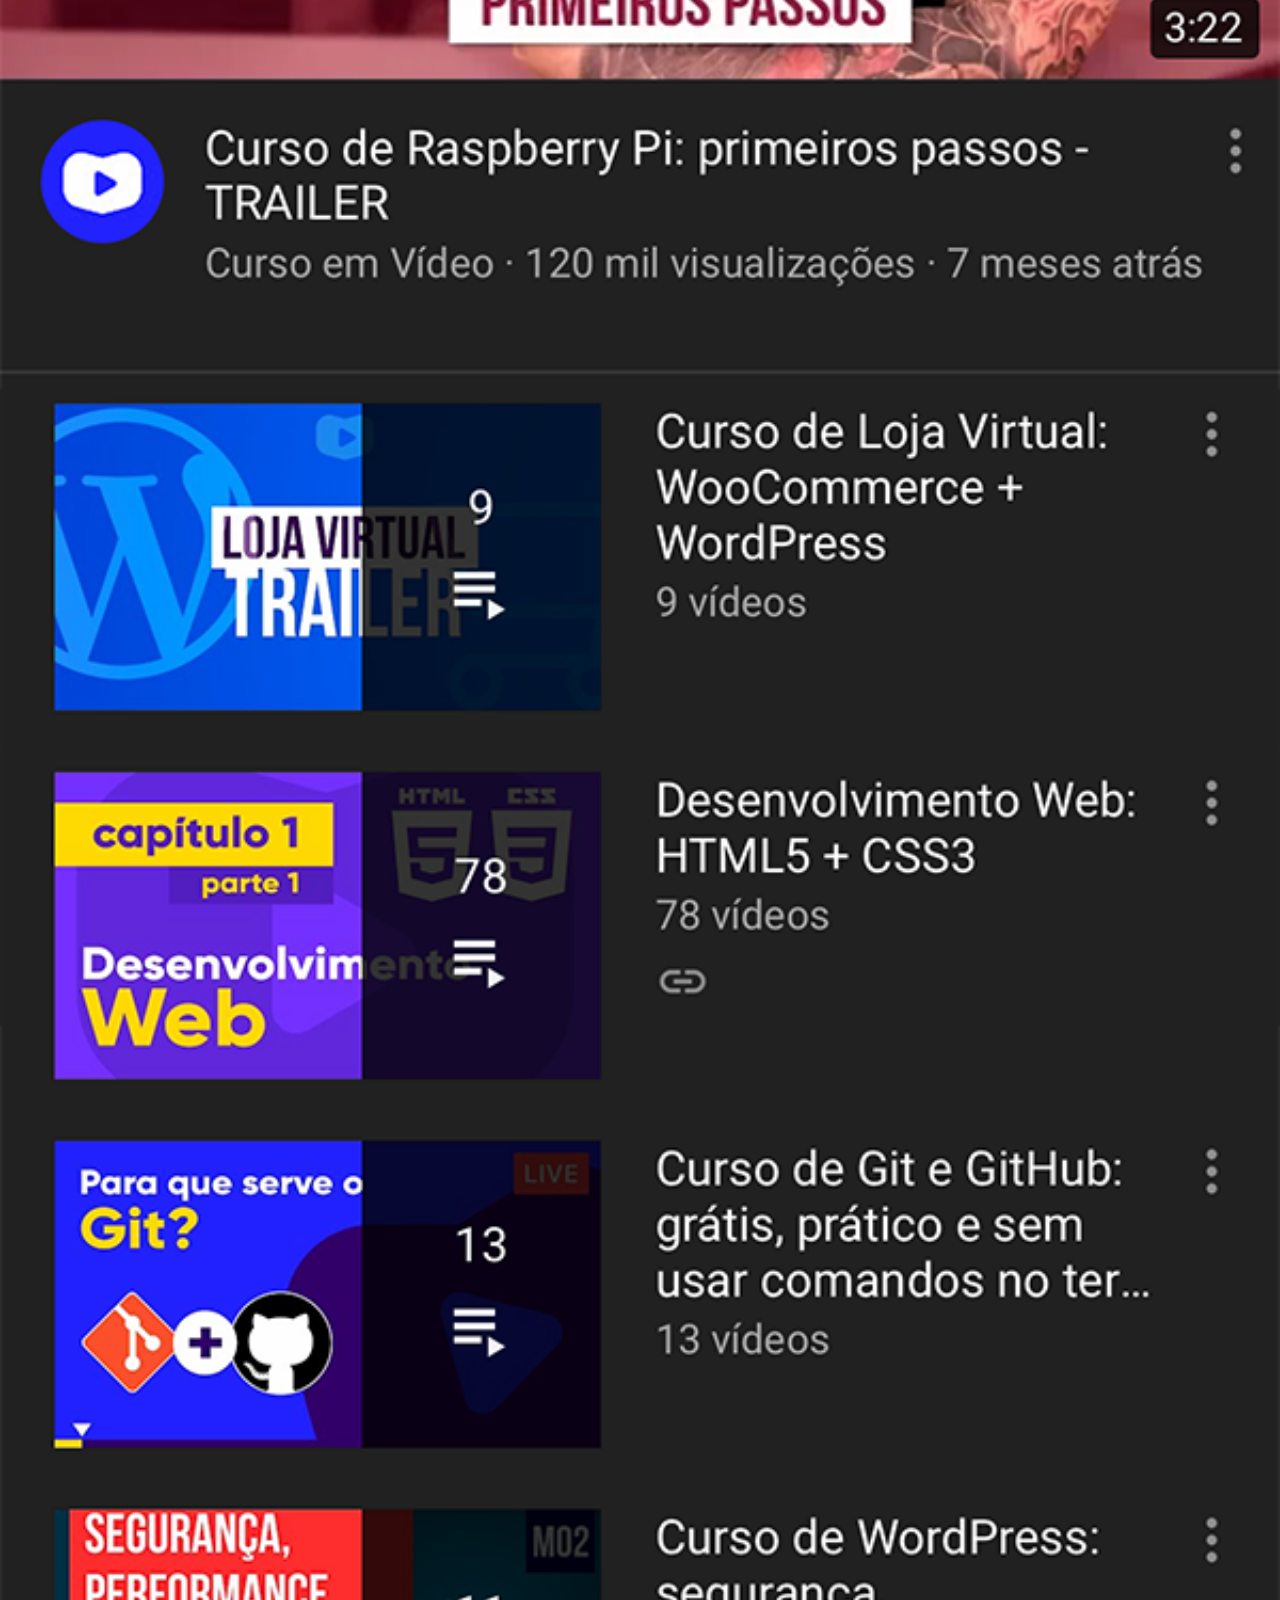
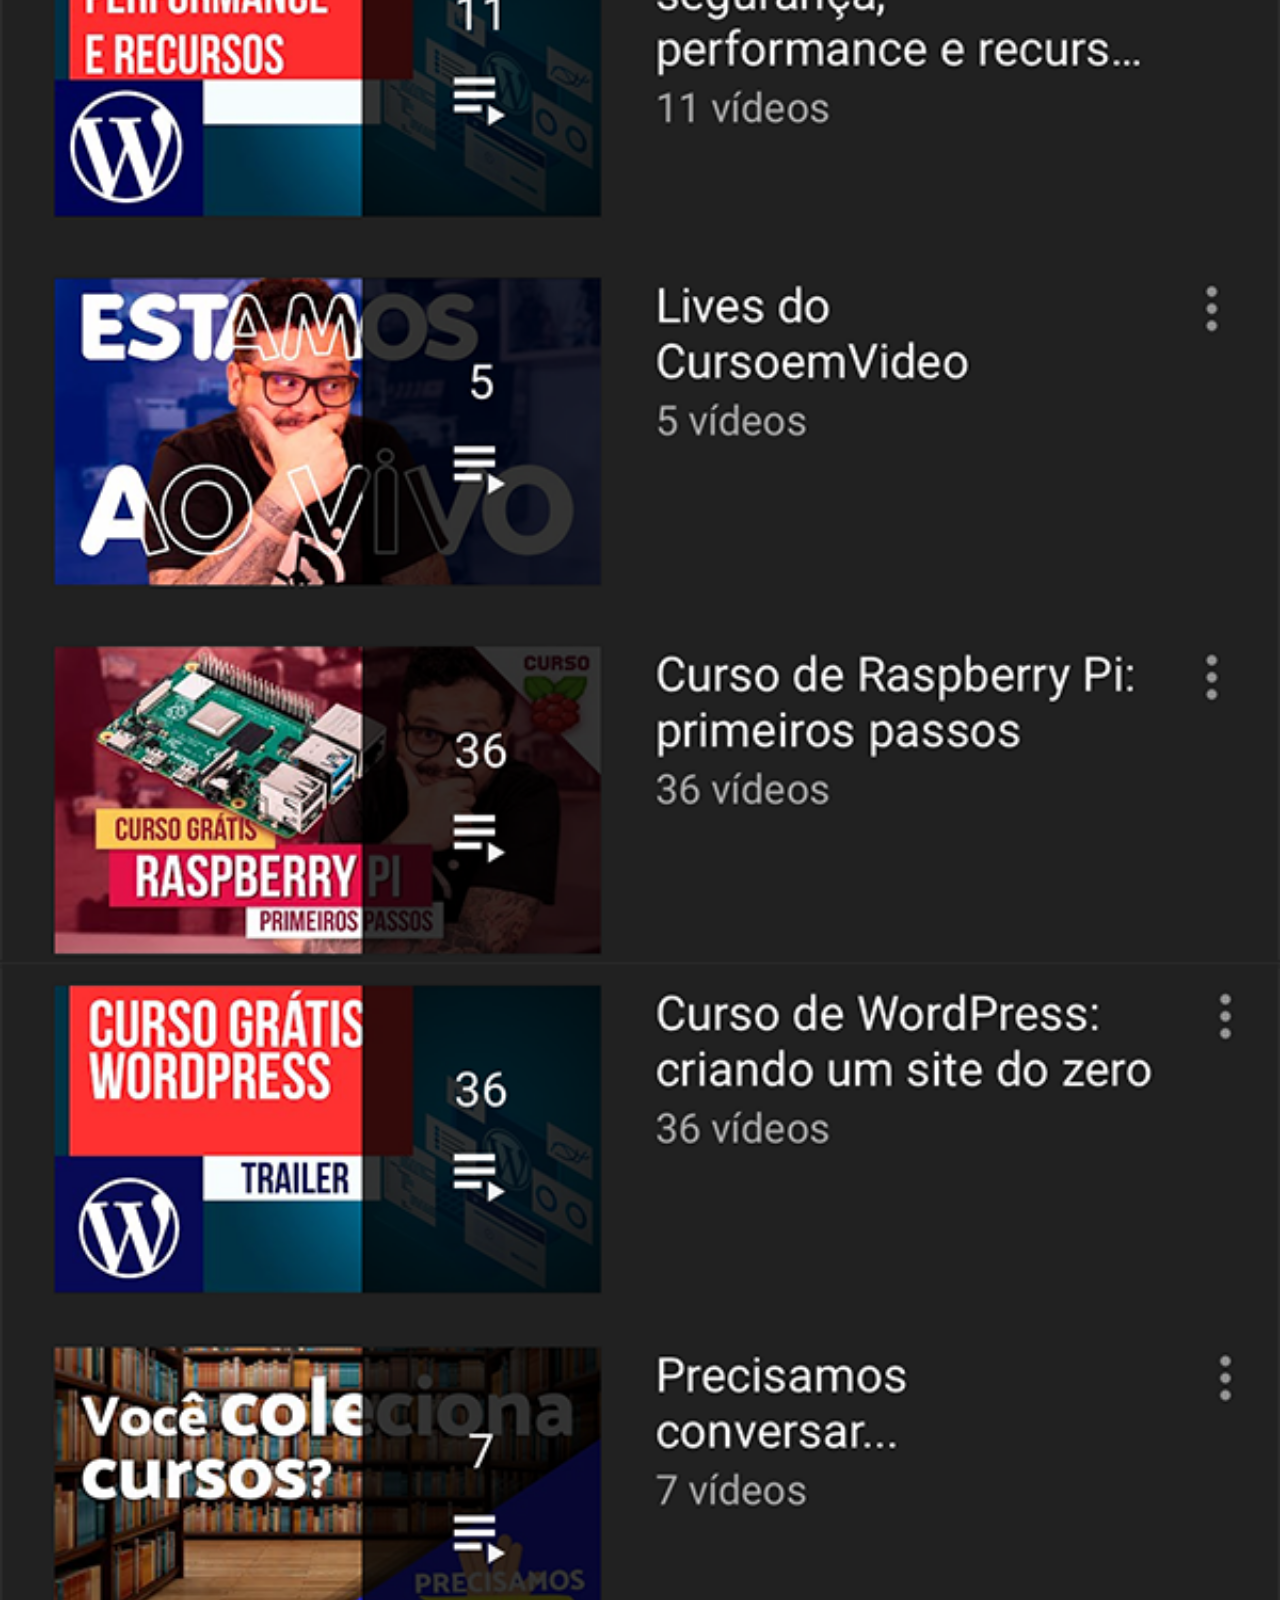
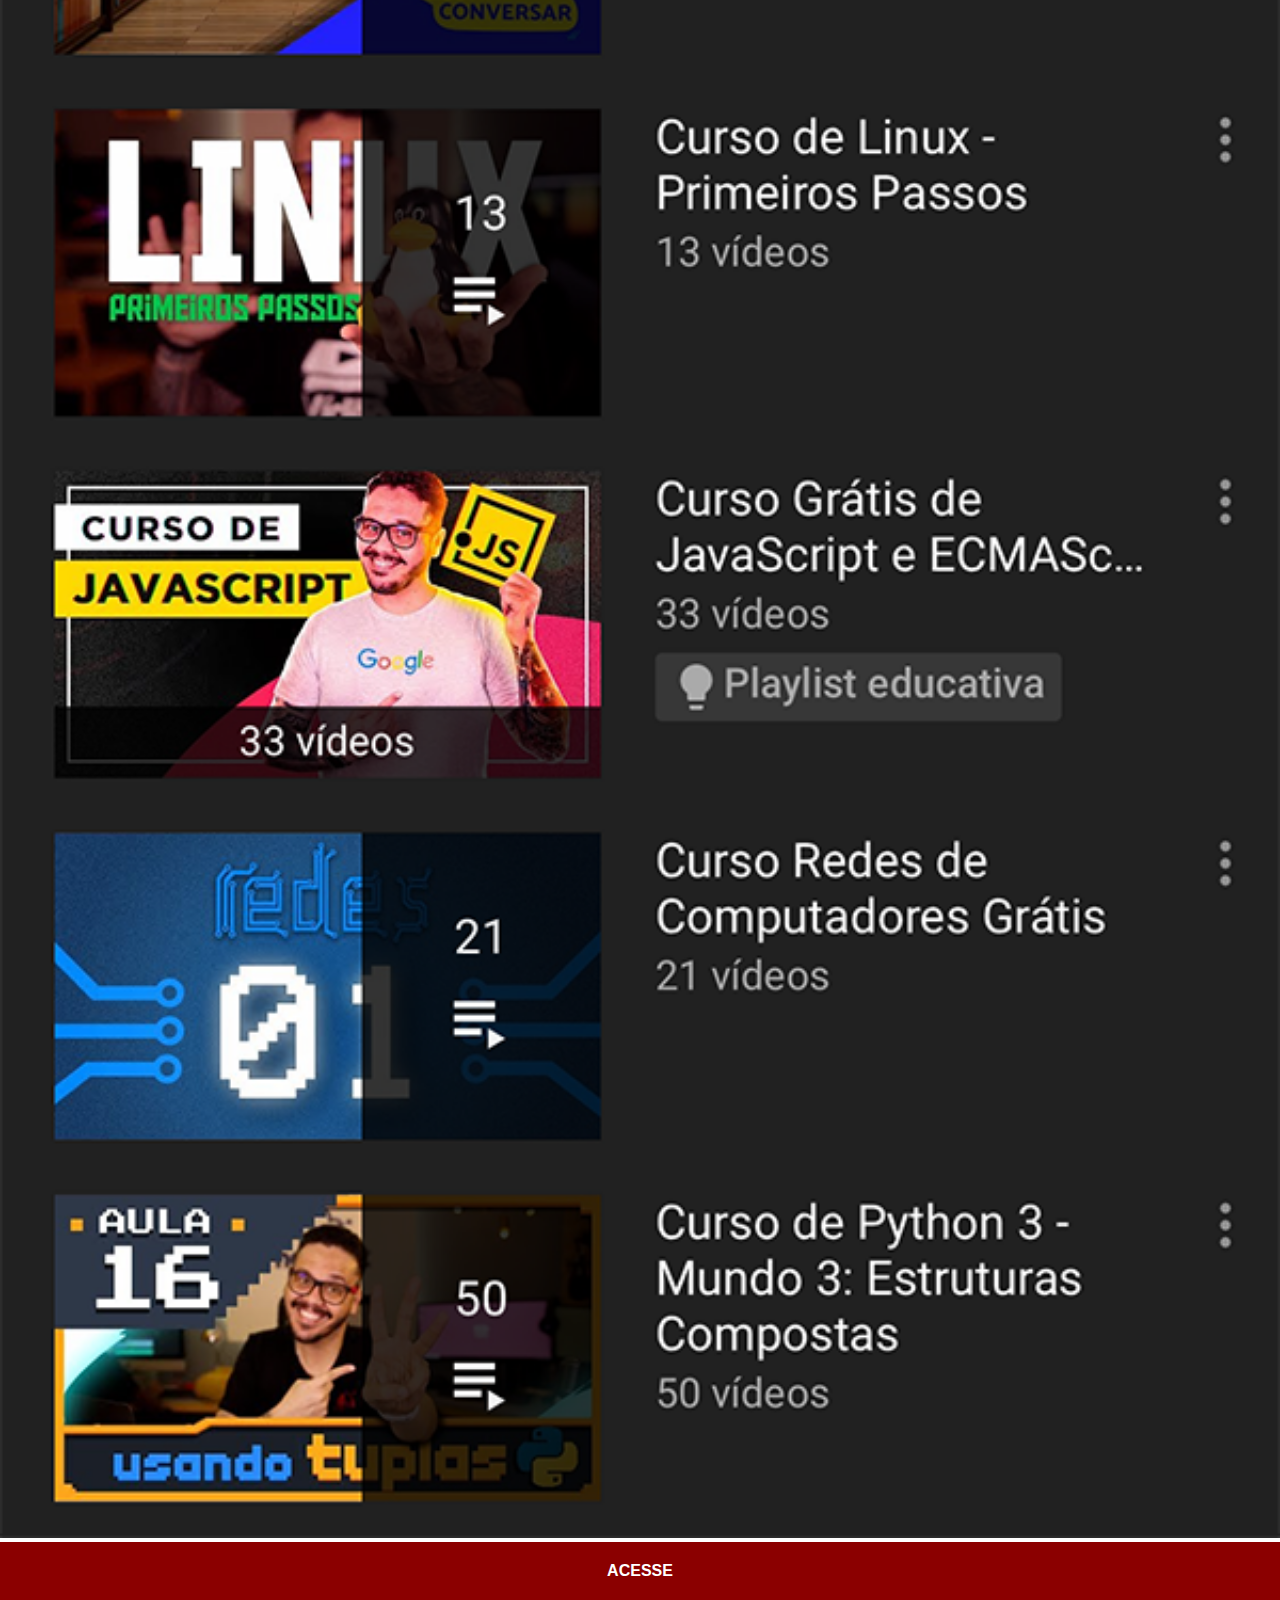
<file: youtube.html>
<!DOCTYPE html>
<html lang="pt-br">
<head>
    <meta charset="UTF-8">
    <meta http-equiv="X-UA-Compatible" content="IE=edge">
    <meta name="viewport" content="width=device-width, initial-scale=1.0">
    <title>Youtube</title>
    <link rel="stylesheet" href="estilos/social.css">
</head>
<body>
    <img src="imagens/tela-youtube.png" alt="YouTube">
    <a href="https://www.youtube.com/@CursoemVideo/playlists" target="_blank">ACESSE</a>
</body>
</html>
</file>
<file: estilos/style.css>
@charset "UTF-8";

* {
    margin: 0px;
    padding: 0px;
    font-family: Arial, Helvetica, sans-serif;

}

html, body {
    height: 100vh;
    width: 100vw;
    background-color: black;
}

body {
    background: url(../imagens/fundo-madeira.jpg) no-repeat top center;
    background-size: cover;
    background-attachment: fixed;

}
main {
    position: relative;
    height: 100vh;
}

section#telefone {
    position: absolute;
    top: 50%;
    left: 50%;
    transform: translate(-50%, -50%);

    height: 627px;
    width: 311px;
    background: url(../imagens/frame-iphone.png) no-repeat;
}

iframe#tela {
    position: relative;
    top: 80px;
    left: 22px;
    width: 267px;
    height: 471px;
}

section#redes-sociais {
    text-align: right;
}

section#redes-sociais img {
    width: 50px;
    margin: 10px;
    border-radius: 50%;
    box-shadow: 2px 2px 5px rgba(0, 0, 0, 0.400);
}

section#redes-sociais img:hover {
    border: 2px solid rgba(255, 255, 255, 0.6);
    transform: translate(-3px ,-3px);
    box-shadow: 5px 5px 10px rgba(0, 0, 0, 0.600);
    transition: transform 0.5s ,border 1s;
}
</file>
<file: estilos/social.css>
@charset "UTF-8";

* {
    margin: 0px;
    padding: 0px;
    font-family: Arial, Helvetica, sans-serif;
}

::-webkit-scrollbar {
    width: 0px;
    height: 0px;
}

img {
    width: 100vw;
}

a {
    display: block;
    background-color: darkred;
    color: white;
    padding: 20px;
    text-align: center;
    font-weight: bolder;
    text-decoration: none;
}

a:hover {
    background-color: red;
}
</file>
